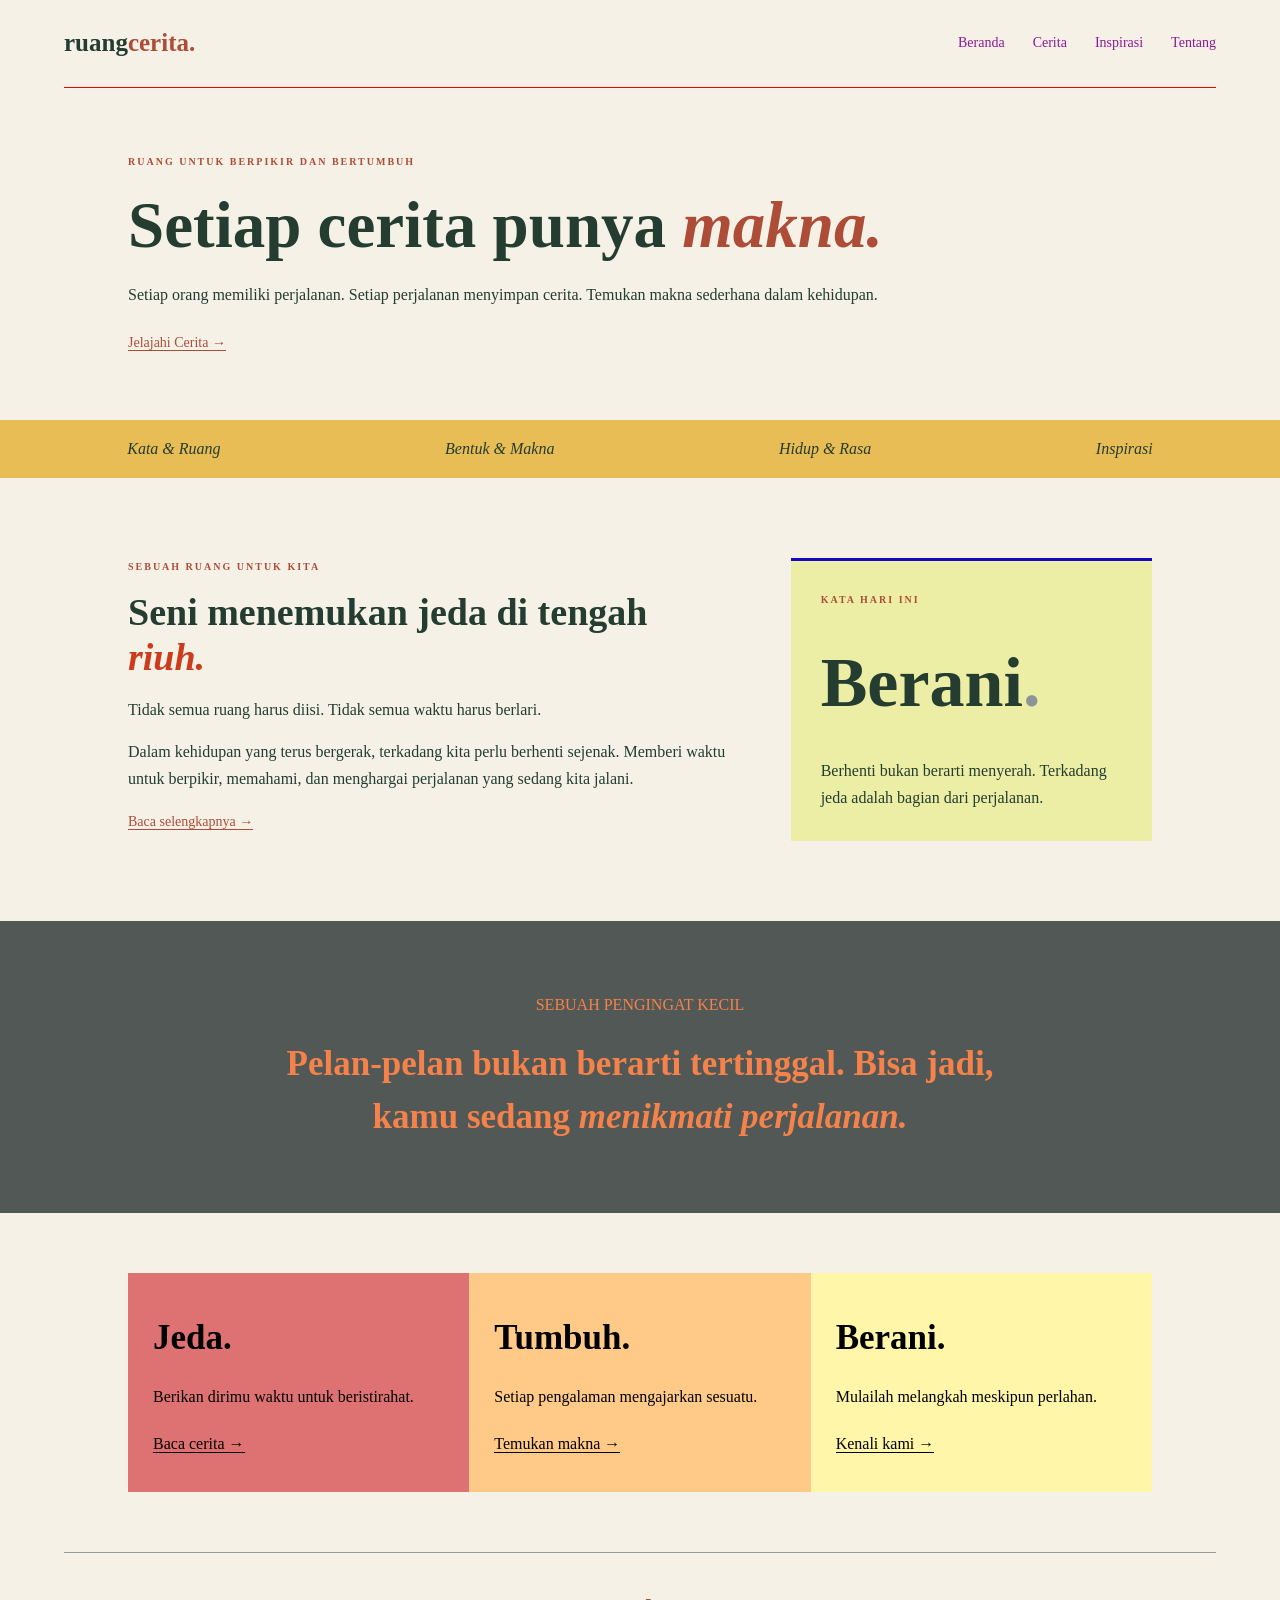
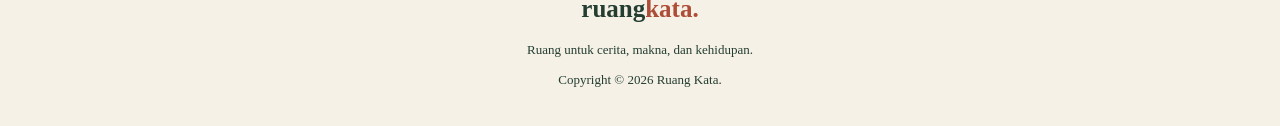
<file: index.html>
<!DOCTYPE html>
<html lang="id">
<head>
    <meta charset="UTF-8">
    <meta name="viewport" content="width=device-width, initial-scale=1.0">
    <title>Beranda - Ruang Cerita</title>
    <link rel="stylesheet" href="style.css">
</head>
<body>
        
<header class="header">
    <h2>ruang<span>cerita.</span></h2>

    <nav>
        <a href="index.html">Beranda</a>
        <a href="cerita.html">Cerita</a>
        <a href="inspirasi.html">Inspirasi</a>
        <a href="tentang.html">Tentang</a>
    </nav>
</header>

<main>

<section class="hero">
    <div class="hero-text">
        <p class="label">RUANG UNTUK BERPIKIR DAN BERTUMBUH</p>

        <h1>Setiap cerita punya <em>makna.</em></h1>

        <p>
            Setiap orang memiliki perjalanan.
            Setiap perjalanan menyimpan cerita.
            Temukan makna sederhana dalam kehidupan.
        </p>

        <a href="cerita.html" class="link">Jelajahi Cerita →</a>
    </div>
    </div>
</section>

<section class="category">
    <span>Kata & Ruang</span>
    <span>Bentuk & Makna</span>
    <span>Hidup & Rasa</span>
    <span>Inspirasi</span>
</section>

<section class="content">
    <div class="article">
        <p class="label">SEBUAH RUANG UNTUK KITA</p>

        <h2>Seni menemukan jeda di tengah <em>riuh.</em></h2>

        <p>
            Tidak semua ruang harus diisi.
            Tidak semua waktu harus berlari.
        </p>

        <p>
            Dalam kehidupan yang terus bergerak,
            terkadang kita perlu berhenti sejenak.
            Memberi waktu untuk berpikir, memahami,
            dan menghargai perjalanan yang sedang kita jalani.
        </p>

        <a href="cerita.html" class="link">Baca selengkapnya →</a>
    </div>

    <div class="side-card">
        <p class="label" >KATA HARI INI</p>
        <h2>Berani<span>.</span></h2>
        <p>
            Berhenti bukan berarti menyerah.
            Terkadang jeda adalah bagian dari perjalanan.
        </p>
    </div>
</section>

<section class="quote">
    <p>SEBUAH PENGINGAT KECIL</p>
    <h2>
        Pelan-pelan bukan berarti tertinggal.
        Bisa jadi, kamu sedang
        <em>menikmati perjalanan.</em>
    </h2>
</section>

<section class="cards">
    <div class="card yellow">
        <h2>Jeda.</h2>
        <p>Berikan dirimu waktu untuk beristirahat.</p>
        <a href="cerita.html">Baca cerita →</a>
    </div>

    <div class="card red">
        <h2>Tumbuh.</h2>
        <p>Setiap pengalaman mengajarkan sesuatu.</p>
        <a href="inspirasi.html">Temukan makna →</a>
    </div>

    <div class="card green">
        <h2>Berani.</h2>
        <p>Mulailah melangkah meskipun perlahan.</p>
        <a href="tentang.html">Kenali kami →</a>
    </div>
</section>

</main>

<footer>
    <h2>ruang<span>kata.</span></h2>
    <p>Ruang untuk cerita, makna, dan kehidupan.</p>
    <p>Copyright &copy; 2026 Ruang Kata.</p>
</footer>

</body>
</html>
</file>
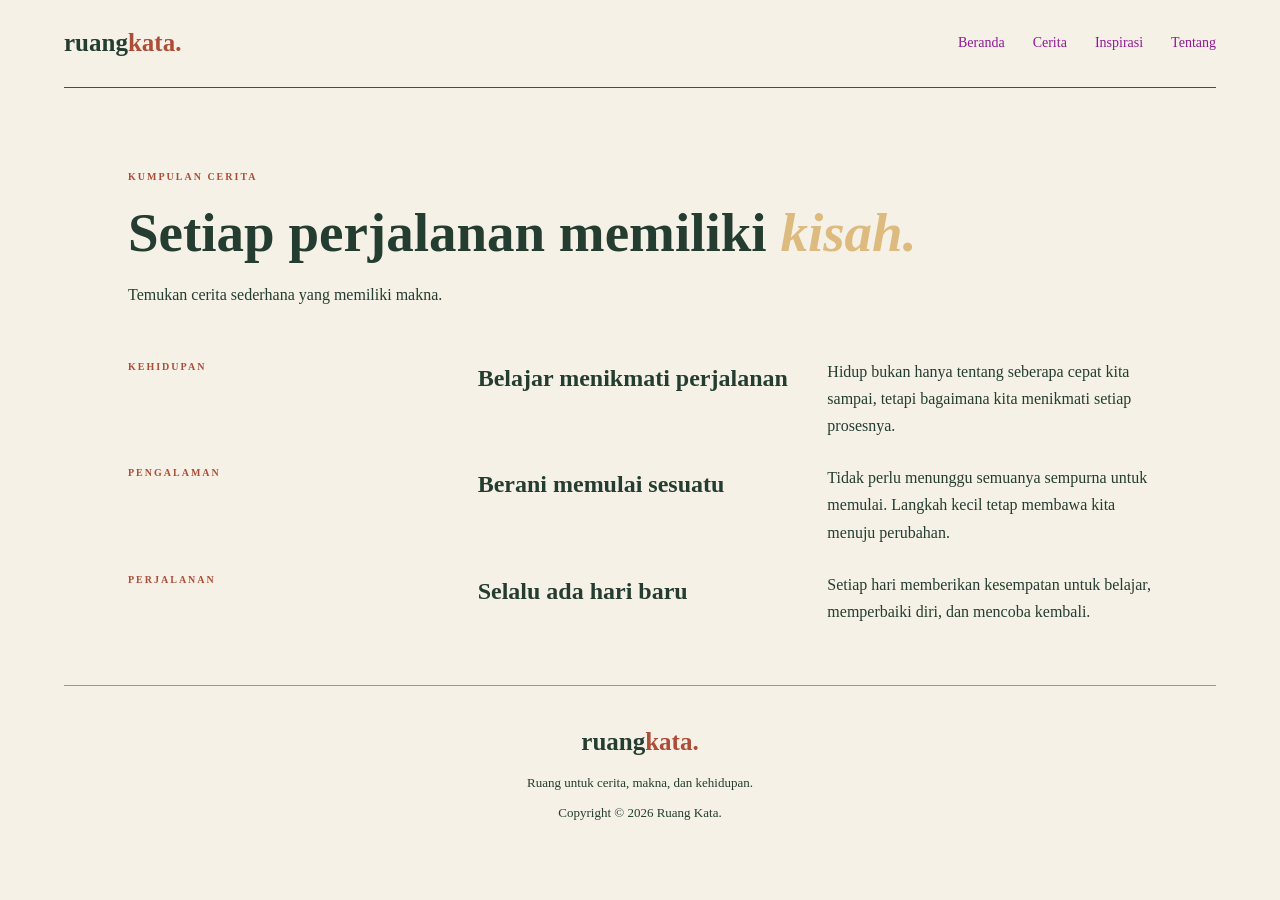
<file: cerita.html>
<!DOCTYPE html>
<html lang="id">
<head>
    <meta charset="UTF-8">
    <meta name="viewport" content="width=device-width, initial-scale=1.0">
    <title>Cerita - Ruang Kata</title>
    <link rel="stylesheet" href="style.css">
</head>
<body>

<header class="header">
    <h2>ruang<span>kata.</span></h2>

    <nav>
        <a href="index.html">Beranda</a>
        <a href="cerita.html">Cerita</a>
        <a href="inspirasi.html">Inspirasi</a>
        <a href="tentang.html">Tentang</a>
    </nav>
</header>

<main>

<section class="page-title">
    <p class="label">KUMPULAN CERITA</p>
    <h1>Setiap perjalanan memiliki <em>kisah.</em></h1>
    <p>Temukan cerita sederhana yang memiliki makna.</p>
</section>

<section class="story-section">
        <p class="label">KEHIDUPAN</p>
        <h2>Belajar menikmati perjalanan</h2>
        <p>
            Hidup bukan hanya tentang seberapa cepat
            kita sampai, tetapi bagaimana kita
            menikmati setiap prosesnya.
        </p>
        <p class="label">PENGALAMAN</p>
        <h2>Berani memulai sesuatu</h2>
        <p>
            Tidak perlu menunggu semuanya sempurna
            untuk memulai. Langkah kecil tetap
            membawa kita menuju perubahan.
        </p>
        <p class="label">PERJALANAN</p>
        <h2>Selalu ada hari baru</h2>
        <p>
            Setiap hari memberikan kesempatan
            untuk belajar, memperbaiki diri,
            dan mencoba kembali.
        </p>
</section>

</main>

<footer>
    <h2>ruang<span>kata.</span></h2>
    <p>Ruang untuk cerita, makna, dan kehidupan.</p>
    <p>Copyright &copy; 2026 Ruang Kata.</p>
</footer>

</body>
</html>
</file>
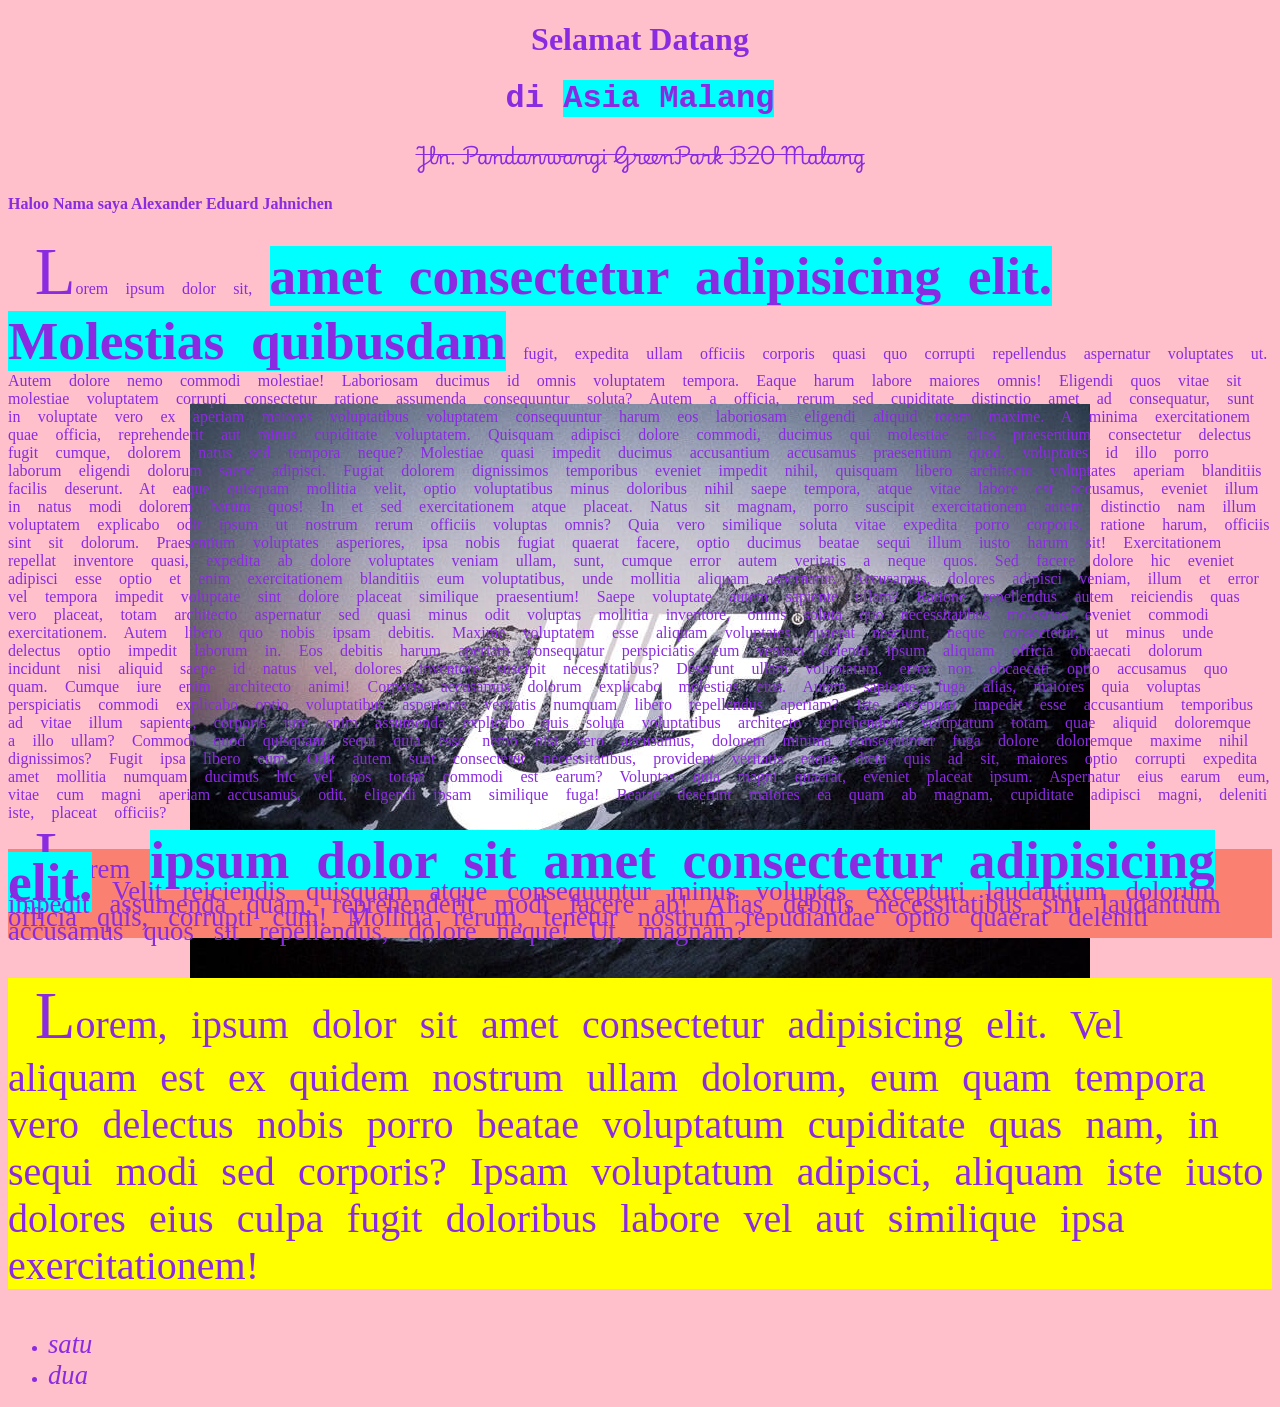
<file: css1.html>
<!DOCTYPE html>
<html lang="en">
<head>
    <meta charset="UTF-8">
    <meta name="viewport" content="width=device-width, initial-scale=1.0">
    <title>Document</title>
    <link rel="stylesheet" href="css1.css">
    <link rel="preconnect" href="https://fonts.googleapis.com">
    <link rel="preconnect" href="https://fonts.gstatic.com" crossorigin>
    <link href="https://fonts.googleapis.com/css2?family=Playwrite+IT+Trad:wght@100..400&display=swap" rel="stylesheet">
</head>
<style>
    /* css internal */
    h1,h2,h3 {font-family: 'courier new'; text-align: center;}
       * { color:blueviolet;}
       #satu { background-color: salmon; font-size: 20pt; line-height: 10pt;}
       .dua { background-color: yellow; font-size: 30pt;}
       .tiga { font-family: arial;}
       #empat {font-family: arial;}
       h1 b {background-color: aqua;}
       p b {background-color: aqua; font-size: 40pt}
       ul li i {font-size: 20pt;}
       p:hover {background-color: burlywood;}
       p::first-letter {font-family: monotype corsiva;
            font-size: 50pt;}
       p { text-indent: 20pt; text-decoration: capitalize; 
         /* letter-spacing: 10pt; */
        word-spacing: 10pt; }

        .asia {
        font-family: "Playwrite IT Trad", cursive;
        font-optical-sizing: auto;
        font-weight: bold;
        font-style: normal;
        text-decoration: line-through;
        } 
        body {
            /*background-image: url(images/);
            background-repeat: no repeat;
            background-position: center; */
            background:pink url(images/logo\ nike.jpg) center no-repeat;
            background-position: fixed;
        }
</style>
<body>
    <!-- css inline -->
    <h1 style="font-family: arial black;">Selamat Datang</h1>
    <h1>di <b>Asia Malang</b></h1>
    <h3 class="asia">Jln. Pandanwangi GreenPark B20 Malang</h3>
    <h4>Haloo Nama saya Alexander Eduard Jahnichen</h4>
    <p>Lorem ipsum dolor sit, <b>amet consectetur adipisicing elit. Molestias quibusdam</b> fugit, expedita ullam officiis corporis quasi quo corrupti repellendus aspernatur voluptates ut. Autem dolore nemo commodi molestiae! Laboriosam ducimus id omnis voluptatem tempora. Eaque harum labore maiores omnis! Eligendi quos vitae sit molestiae voluptatem corrupti consectetur ratione assumenda consequuntur soluta? Autem a officia, rerum sed cupiditate distinctio amet ad consequatur, sunt in voluptate vero ex aperiam maiores voluptatibus voluptatem consequuntur harum eos laboriosam eligendi aliquid totam maxime. A minima exercitationem quae officia, reprehenderit aut minus cupiditate voluptatem. Quisquam adipisci dolore commodi, ducimus qui molestiae alias praesentium consectetur delectus fugit cumque, dolorem natus sed tempora neque? Molestiae quasi impedit ducimus accusantium accusamus praesentium quod, voluptates id illo porro laborum eligendi dolorum saepe adipisci. Fugiat dolorem dignissimos temporibus eveniet impedit nihil, quisquam libero architecto voluptates aperiam blanditiis facilis deserunt. At eaque quisquam mollitia velit, optio voluptatibus minus doloribus nihil saepe tempora, atque vitae labore est accusamus, eveniet illum in natus modi dolorem harum quos! In et sed exercitationem atque placeat. Natus sit magnam, porro suscipit exercitationem autem distinctio nam illum voluptatem explicabo odit ipsum ut nostrum rerum officiis voluptas omnis? Quia vero similique soluta vitae expedita porro corporis, ratione harum, officiis sint sit dolorum. Praesentium voluptates asperiores, ipsa nobis fugiat quaerat facere, optio ducimus beatae sequi illum iusto harum sit! Exercitationem repellat inventore quasi, expedita ab dolore voluptates veniam ullam, sunt, cumque error autem veritatis a neque quos. Sed facere dolore hic eveniet adipisci esse optio et enim exercitationem blanditiis eum voluptatibus, unde mollitia aliquam aspernatur. Accusamus, dolores adipisci veniam, illum et error vel tempora impedit voluptate sint dolore placeat similique praesentium! Saepe voluptate autem sapiente ullam? Ratione repellendus autem reiciendis quas vero placeat, totam architecto aspernatur sed quasi minus odit voluptas mollitia inventore, omnis soluta quo necessitatibus molestias eveniet commodi exercitationem. Autem libero quo nobis ipsam debitis. Maxime voluptatem esse aliquam voluptates quaerat nesciunt, neque consectetur, ut minus unde delectus optio impedit laborum in. Eos debitis harum aperiam consequatur perspiciatis eum veniam deleniti ipsum aliquam officia obcaecati dolorum incidunt nisi aliquid saepe id natus vel, dolores inventore suscipit necessitatibus? Deserunt ullam voluptatum, error non obcaecati optio accusamus quo quam. Cumque iure enim architecto animi! Corporis accusamus dolorum explicabo molestias eius. Autem sapiente, fuga alias, maiores quia voluptas perspiciatis commodi explicabo optio voluptatibus asperiores veritatis numquam libero repellendus aperiam? Iste excepturi impedit esse accusantium temporibus ad vitae illum sapiente, corporis iure enim assumenda explicabo quis soluta voluptatibus architecto reprehenderit voluptatum totam quae aliquid doloremque a illo ullam? Commodi quod quisquam sequi quia esse nemo nisi vero accusamus, dolorem minima consequuntur fuga dolore doloremque maxime nihil dignissimos? Fugit ipsa libero eum. Odit autem sunt consectetur necessitatibus, provident veritatis eaque dicta quis ad sit, maiores optio corrupti expedita amet mollitia numquam ducimus hic vel eos totam commodi est earum? Voluptas quia magni quaerat, eveniet placeat ipsum. Aspernatur eius earum eum, vitae cum magni aperiam accusamus, odit, eligendi ipsam similique fuga! Beatae deserunt maiores ea quam ab magnam, cupiditate adipisci magni, deleniti iste, placeat officiis?</p>
    <p id="satu">Lorem <b>ipsum dolor sit amet consectetur adipisicing elit.</b> Velit reiciendis quisquam atque consequuntur minus voluptas excepturi laudantium dolorum impedit assumenda quam, reprehenderit modi facere ab! Alias debitis necessitatibus sint laudantium officia quis, corrupti cum! Mollitia rerum, tenetur nostrum repudiandae optio quaerat deleniti accusamus quos sit repellendus, dolore neque! Ut, magnam?</p>
    <p class="dua">Lorem, ipsum dolor sit amet consectetur adipisicing elit. Vel aliquam est ex quidem nostrum ullam dolorum, eum quam tempora vero delectus nobis porro beatae voluptatum cupiditate quas nam, in sequi modi sed corporis? Ipsam voluptatum adipisci, aliquam iste iusto dolores eius culpa fugit doloribus labore vel aut similique ipsa exercitationem!</p>
    <ul>
        <li><i>satu</i></li>
        <li><i>dua</i></li>
    </ul>
</body>
</html>
</file>
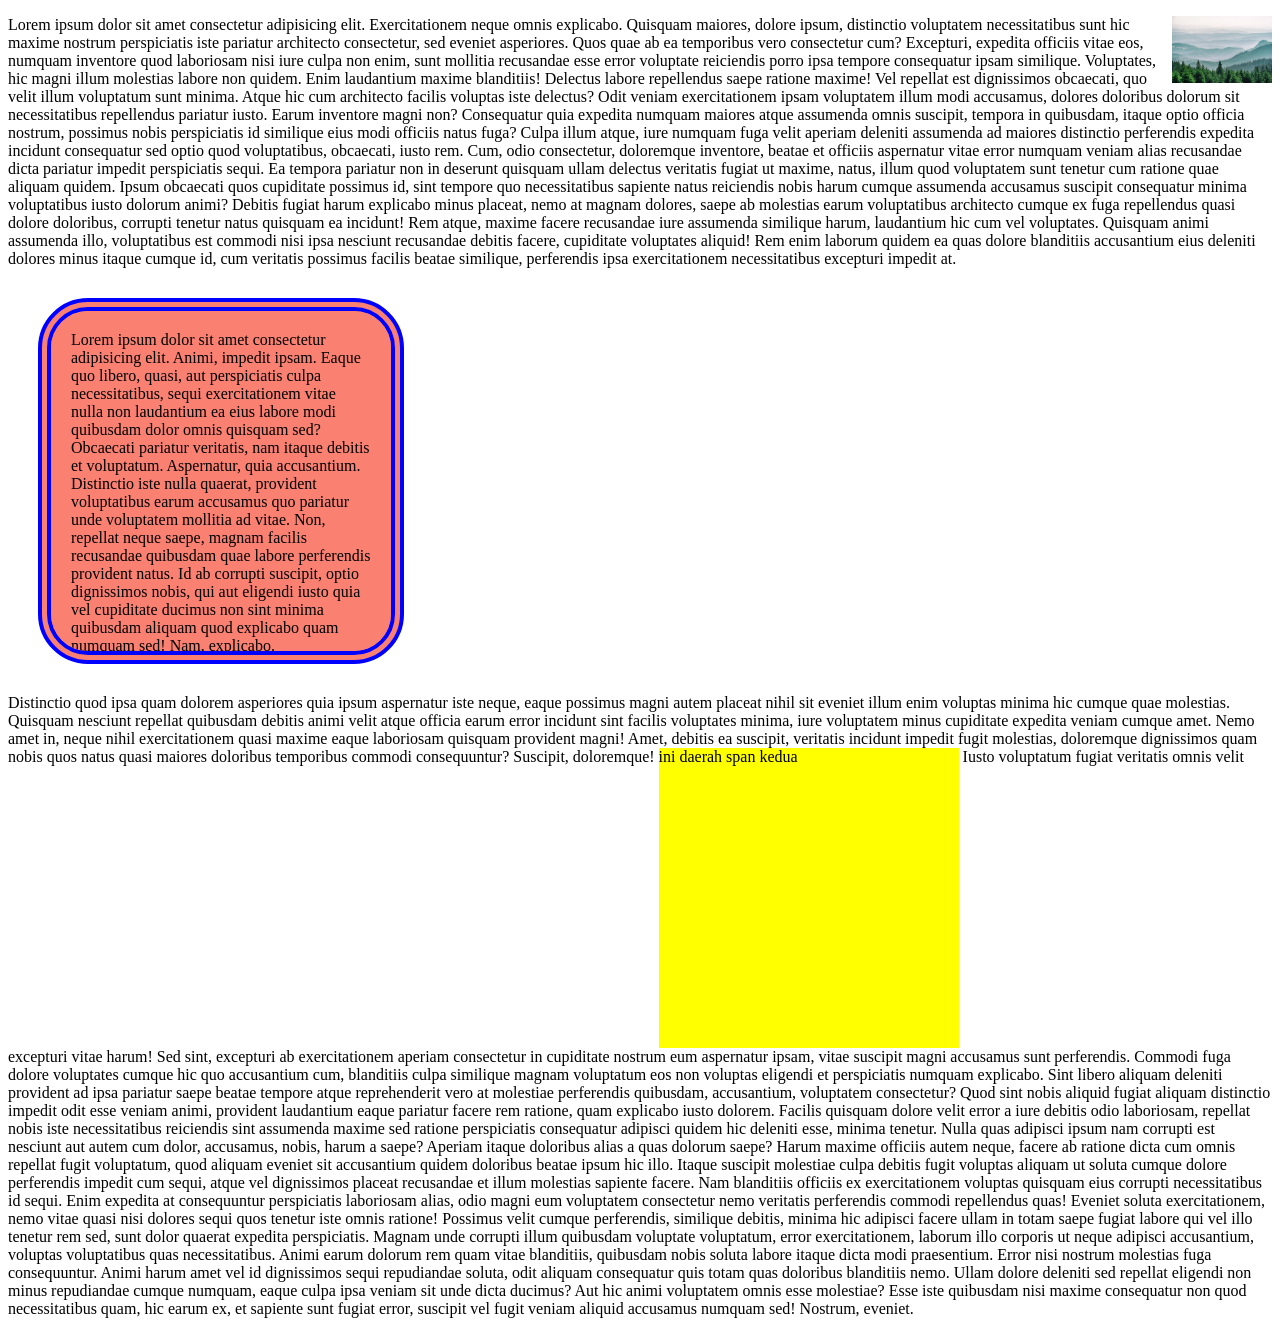
<file: css2.html>
<!DOCTYPE html>
<html lang="en">
<head>
    <meta charset="UTF-8">
    <meta name="viewport" content="width=device-width, initial-scale=1.0">
    <title>Document</title>
    <link rel="stylesheet" href="styleku.css">
</head>
<body>
    <img src="images/istockphoto-2153573059-612x612.jpg" alt="" width="100">
    <p>Lorem ipsum dolor sit amet consectetur adipisicing elit. Exercitationem neque omnis explicabo. Quisquam maiores, dolore ipsum, distinctio voluptatem necessitatibus sunt hic maxime nostrum perspiciatis iste pariatur architecto consectetur, sed eveniet asperiores. Quos quae ab ea temporibus vero consectetur cum? Excepturi, expedita officiis vitae eos, numquam inventore quod laboriosam nisi iure culpa non enim, sunt mollitia recusandae esse error voluptate reiciendis porro ipsa tempore consequatur ipsam similique. Voluptates, hic magni illum molestias labore non quidem. Enim laudantium maxime blanditiis! Delectus labore repellendus saepe ratione maxime! Vel repellat est dignissimos obcaecati, quo velit illum voluptatum sunt minima. Atque hic cum architecto facilis voluptas iste delectus? Odit veniam exercitationem ipsam voluptatem illum modi accusamus, dolores doloribus dolorum sit necessitatibus repellendus pariatur iusto. Earum inventore magni non? Consequatur quia expedita numquam maiores atque assumenda omnis suscipit, tempora in quibusdam, itaque optio officia nostrum, possimus nobis perspiciatis id similique eius modi officiis natus fuga? Culpa illum atque, iure numquam fuga velit aperiam deleniti assumenda ad maiores distinctio perferendis expedita incidunt consequatur sed optio quod voluptatibus, obcaecati, iusto rem. Cum, odio consectetur, doloremque inventore, beatae et officiis aspernatur vitae error numquam veniam alias recusandae dicta pariatur impedit perspiciatis sequi. Ea tempora pariatur non in deserunt quisquam ullam delectus veritatis fugiat ut maxime, natus, illum quod voluptatem sunt tenetur cum ratione quae aliquam quidem. Ipsum obcaecati quos cupiditate possimus id, sint tempore quo necessitatibus sapiente natus reiciendis nobis harum cumque assumenda accusamus suscipit consequatur minima voluptatibus iusto dolorum animi? Debitis fugiat harum explicabo minus placeat, nemo at magnam dolores, saepe ab molestias earum voluptatibus architecto cumque ex fuga repellendus quasi dolore doloribus, corrupti tenetur natus quisquam ea incidunt! Rem atque, maxime facere recusandae iure assumenda similique harum, laudantium hic cum vel voluptates. Quisquam animi assumenda illo, voluptatibus est commodi nisi ipsa nesciunt recusandae debitis facere, cupiditate voluptates aliquid! Rem enim laborum quidem ea quas dolore blanditiis accusantium eius deleniti dolores minus itaque cumque id, cum veritatis possimus facilis beatae similique, perferendis ipsa exercitationem necessitatibus excepturi impedit at. 
       <div class="satu">Lorem ipsum dolor sit amet consectetur adipisicing elit. Animi, impedit ipsam. Eaque quo libero, quasi, aut perspiciatis culpa necessitatibus, sequi exercitationem vitae nulla non laudantium ea eius labore modi quibusdam dolor omnis quisquam sed? Obcaecati pariatur veritatis, nam itaque debitis et voluptatum. Aspernatur, quia accusantium. Distinctio iste nulla quaerat, provident voluptatibus earum accusamus quo pariatur unde voluptatem mollitia ad vitae. Non, repellat neque saepe, magnam facilis recusandae quibusdam quae labore perferendis provident natus. Id ab corrupti suscipit, optio dignissimos nobis, qui aut eligendi iusto quia vel cupiditate ducimus non sint minima quibusdam aliquam quod explicabo quam numquam sed! Nam, explicabo.</div> 
       Distinctio quod ipsa quam dolorem asperiores quia ipsum aspernatur iste neque, eaque possimus magni autem placeat nihil sit eveniet illum enim voluptas minima hic cumque quae molestias. Quisquam nesciunt repellat quibusdam debitis animi velit atque officia earum error incidunt sint facilis voluptates minima, iure voluptatem minus cupiditate expedita veniam cumque amet. Nemo amet in, neque nihil exercitationem quasi maxime eaque laboriosam quisquam provident magni! Amet, debitis ea suscipit, veritatis incidunt impedit fugit molestias, doloremque dignissimos quam nobis quos natus quasi maiores doloribus temporibus commodi consequuntur? Suscipit, doloremque!
       <span class="dua">ini daerah span kedua</span> Iusto voluptatum fugiat veritatis omnis velit excepturi vitae harum! Sed sint, excepturi ab exercitationem aperiam consectetur in cupiditate nostrum eum aspernatur ipsam, vitae suscipit magni accusamus sunt perferendis. Commodi fuga dolore voluptates cumque hic quo accusantium cum, blanditiis culpa similique magnam voluptatum eos non voluptas eligendi et perspiciatis numquam explicabo. Sint libero aliquam deleniti provident ad ipsa pariatur saepe beatae tempore atque reprehenderit vero at molestiae perferendis quibusdam, accusantium, voluptatem consectetur? Quod sint nobis aliquid fugiat aliquam distinctio impedit odit esse veniam animi, provident laudantium eaque pariatur facere rem ratione, quam explicabo iusto dolorem. Facilis quisquam dolore velit error a iure debitis odio laboriosam, repellat nobis iste necessitatibus reiciendis sint assumenda maxime sed ratione perspiciatis consequatur adipisci quidem hic deleniti esse, minima tenetur. Nulla quas adipisci ipsum nam corrupti est nesciunt aut autem cum dolor, accusamus, nobis, harum a saepe? Aperiam itaque doloribus alias a quas dolorum saepe? Harum maxime officiis autem neque, facere ab ratione dicta cum omnis repellat fugit voluptatum, quod aliquam eveniet sit accusantium quidem doloribus beatae ipsum hic illo. Itaque suscipit molestiae culpa debitis fugit voluptas aliquam ut soluta cumque dolore perferendis impedit cum sequi, atque vel dignissimos placeat recusandae et illum molestias sapiente facere. Nam blanditiis officiis ex exercitationem voluptas quisquam eius corrupti necessitatibus id sequi. Enim expedita at consequuntur perspiciatis laboriosam alias, odio magni eum voluptatem consectetur nemo veritatis perferendis commodi repellendus quas! Eveniet soluta exercitationem, nemo vitae quasi nisi dolores sequi quos tenetur iste omnis ratione! Possimus velit cumque perferendis, similique debitis, minima hic adipisci facere ullam in totam saepe fugiat labore qui vel illo tenetur rem sed, sunt dolor quaerat expedita perspiciatis. Magnam unde corrupti illum quibusdam voluptate voluptatum, error exercitationem, laborum illo corporis ut neque adipisci accusantium, voluptas voluptatibus quas necessitatibus. Animi earum dolorum rem quam vitae blanditiis, quibusdam nobis soluta labore itaque dicta modi praesentium. Error nisi nostrum molestias fuga consequuntur. Animi harum amet vel id dignissimos sequi repudiandae soluta, odit aliquam consequatur quis totam quas doloribus blanditiis nemo. Ullam dolore deleniti sed repellat eligendi non minus repudiandae cumque numquam, eaque culpa ipsa veniam sit unde dicta ducimus? Aut hic animi voluptatem omnis esse molestiae? Esse iste quibusdam nisi maxime consequatur non quod necessitatibus quam, hic earum ex, et sapiente sunt fugiat error, suscipit vel fugit veniam aliquid accusamus numquam sed! Nostrum, eveniet.</p>
</body>
</html>
</file>
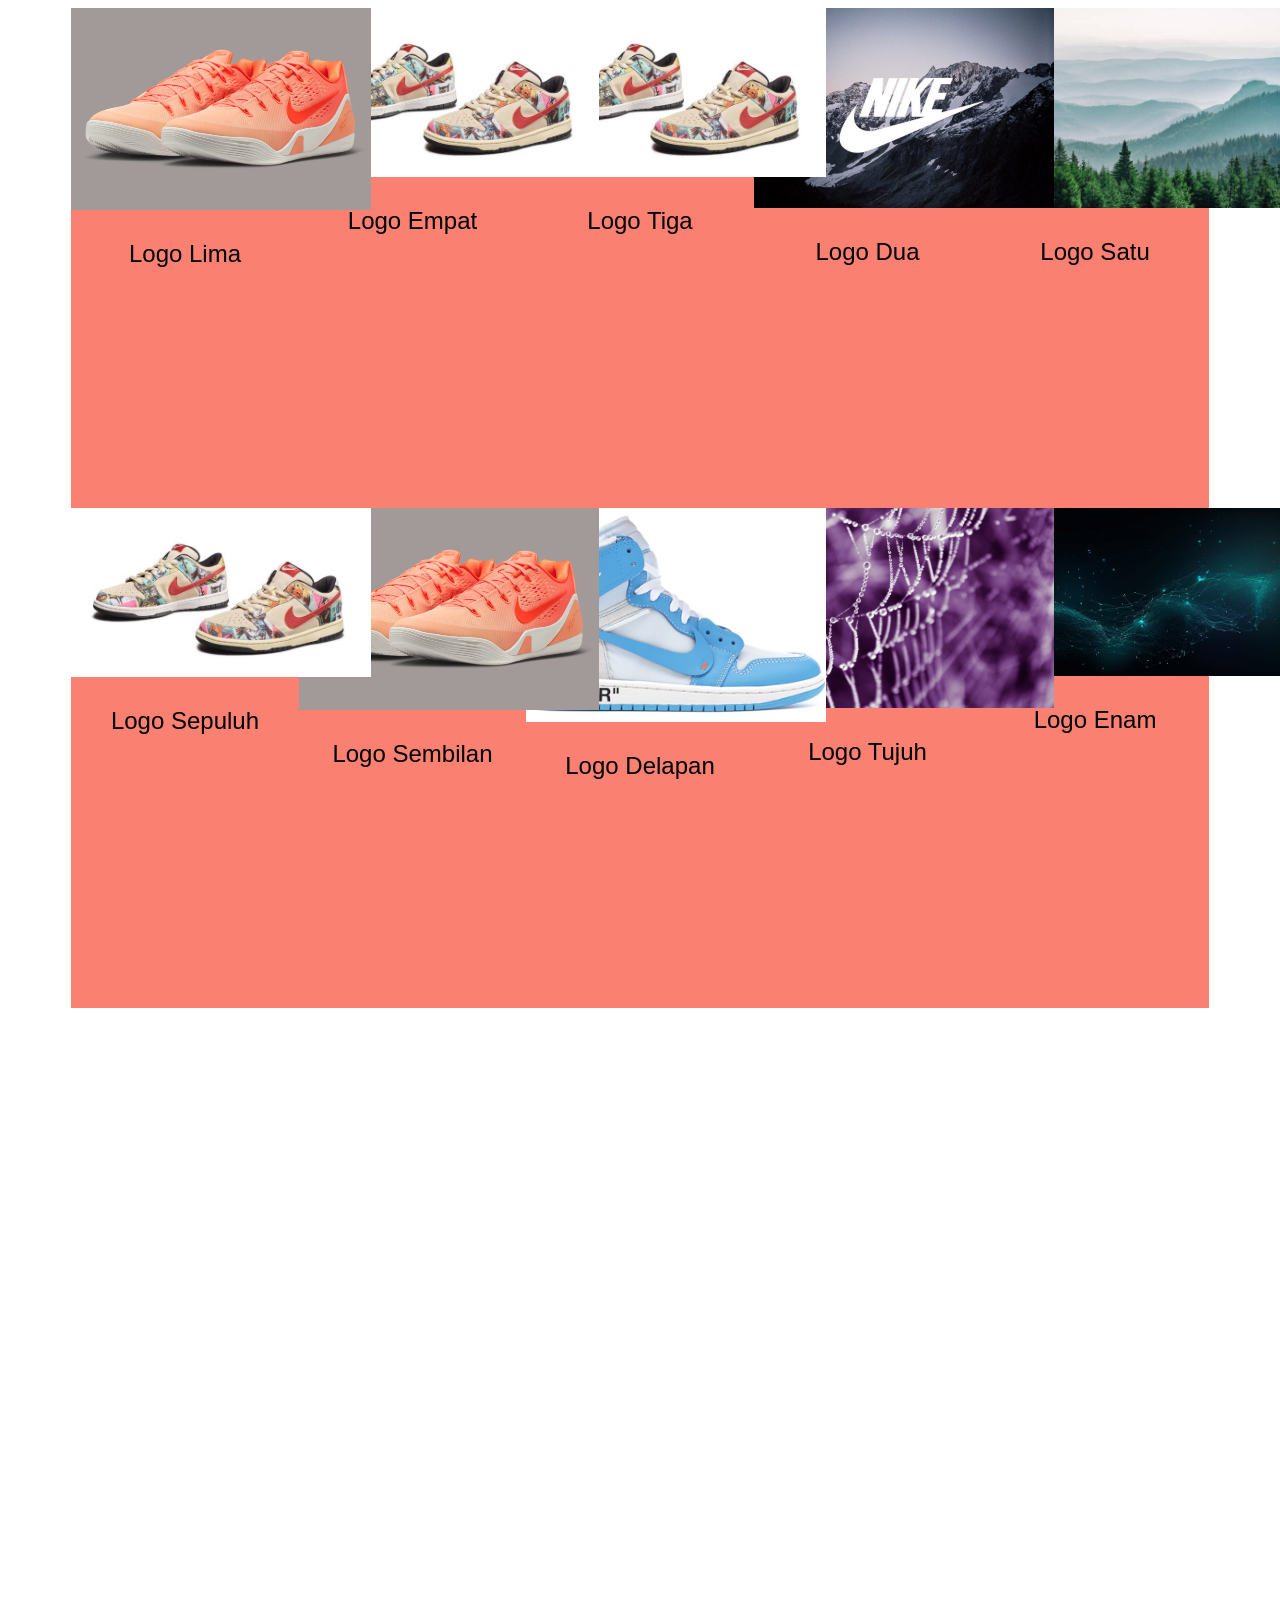
<file: css3.html>
<!DOCTYPE html>
<html lang="en">
<head>
    <meta charset="UTF-8">
    <meta name="viewport" content="width=device-width, initial-scale=1.0">
    <title>Document</title>
</head>
<style>
    .kotak {width :20%; height:500px; background-color: salmon; font:18pt arial; 
    text-align:center; float:right;}
    .container {width:90%; height:1800px; margin:0 auto;}
</style>
<body>
    <div class="container">
        <div class="kotak"><img src="images/istockphoto-2153573059-612x612.jpg" alt="ini logo satu" width="300"><p>Logo Satu</p></div>
        <div class="kotak"><img src="images/logo nike.jpg" alt="ini logo dua" width="300"><p>Logo Dua</p></div>
        <div class="kotak"><img src="images/nike-dunk-sb-low-paris_169.jpeg" alt="ini logo tiga" width="300"><p>Logo Tiga</p></div>
        <div class="kotak"><img src="images/nike-dunk-sb-low-paris_169.jpeg" alt="ini logo empat" width="300"><p>Logo Empat</p></div>
        <div class="kotak"><img src="images/nike-kobe-9-elite-em-protro-wnba-im6119-800-4.webp" alt="ini logo lima" width="300"><p>Logo Lima</p></div>
        <div class="kotak"><img src="images/pngtree-website-technology-line-dark-background-image_2344719.jpg" alt="ini logo enam" width="300"><p>Logo Enam</p></div>
        <div class="kotak"><img src="images/web-3876081_1280.jpg" alt="ini logo tujuh" width="300"><p>Logo Tujuh</p></div>
        <div class="kotak"><img src="images/Air-Jordan-1-Retro-High-Off-White-University-Blue-Product.avif" alt="ini logo delapan" width="300"><p>Logo Delapan</p></div>
        <div class="kotak"><img src="images/nike-kobe-9-elite-em-protro-wnba-im6119-800-4.webp" alt="ini logo sembilan" width="300"><p>Logo Sembilan</p></div>
        <div class="kotak"><img src="images/nike-dunk-sb-low-paris_169.jpeg" alt="ini logo sepuluh" width="300"><p>Logo Sepuluh</p></div>
    </div>
</body>
</html>
</file>
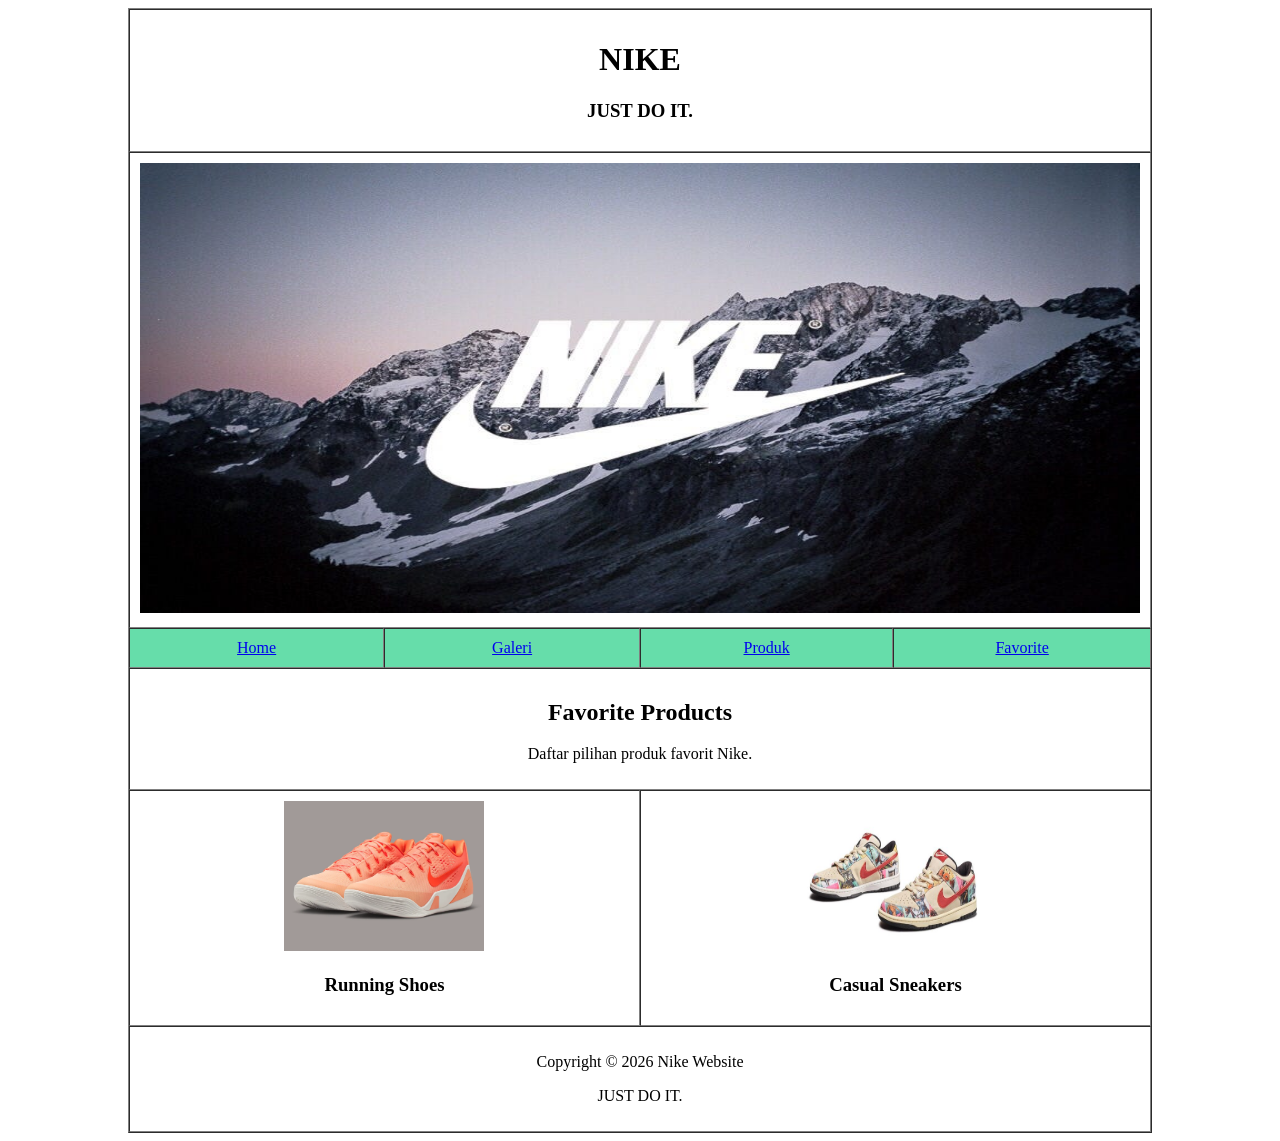
<file: favorite.html>
<!DOCTYPE html>
<html lang="id">
<head>
    <meta charset="UTF-8">
    <title>Nike - Favorite</title>
</head>
<body>

<table border="1" width="900" align="center"
       cellpadding="10" cellspacing="0">

    <tr>
        <td colspan="4" align="center">
            <h1>NIKE</h1>
            <h3>JUST DO IT.</h3>
        </td>
    </tr>

    <tr>
        <td colspan="4" align="center">
            <img src="images/logo nike.jpg"
                 alt="Banner Nike"
                 width="1000" height="450">
        </td>
    </tr>

    <tr align="center">
        <td width="100%"bgcolor="#66DDAA"><a href="utama.html">Home</a></td>
        <td width="100%"bgcolor="#66DDAA"><a href="galeri.html">Galeri</a></td>
        <td width="100%"bgcolor="#66DDAA"><a href="produk.html">Produk</a></td>
        <td width="100%"bgcolor="#66DDAA"><a href="favorite.html">Favorite</a></td>
    </tr>

    <tr>
        <td colspan="4" align="center">
            <h2>Favorite Products</h2>
            <p>Daftar pilihan produk favorit Nike.</p>
        </td>
    </tr>

    <tr align="center">
        <td colspan="2">
            <img src="images/nike-kobe-9-elite-em-protro-wnba-im6119-800-4.webp"
                 alt="Running shoes"
                 width="200" height="150">
            <h3>Running Shoes</h3>
        </td>

        <td colspan="2">
            <img src="images/nike-dunk-sb-low-paris_169.jpeg"
                 alt="Casual sneakers"
                 width="200" height="150">
            <h3>Casual Sneakers</h3>
        </td>
    </tr>

    <tr>
        <td colspan="4" align="center">
            <p>Copyright &copy; 2026 Nike Website</p>
            <p>JUST DO IT.</p>
        </td>
    </tr>

</table>

</body>
</html>
</file>
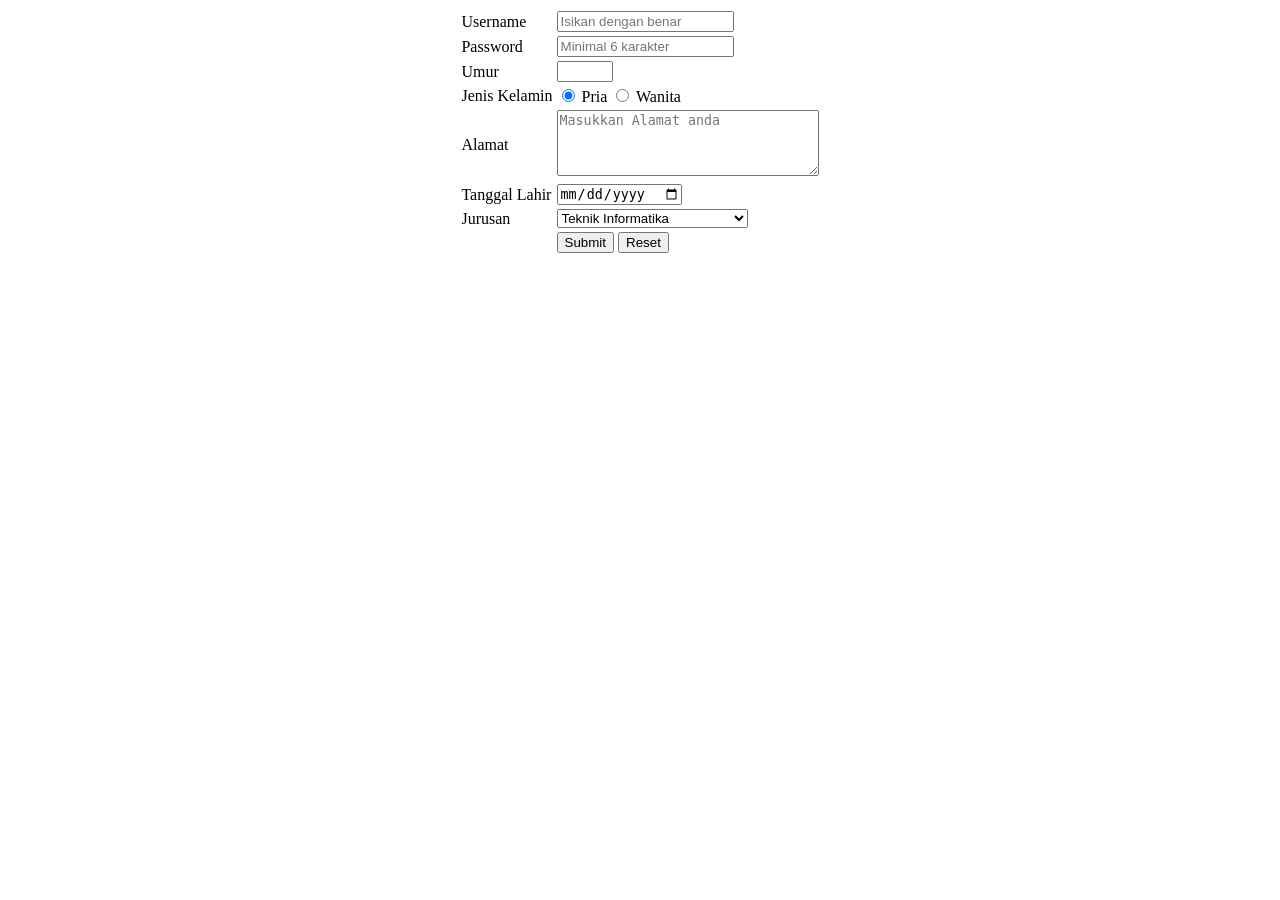
<file: form.html>
<!DOCTYPE html>
<html lang="en">
<head>
    <meta charset="UTF-8">
    <meta name="viewport" content="width=device-width, initial-scale=1.0">
    <title>Form</title>
</head>
<body>
    <form action="" method="post">
        <table align="center">
            <tr>
                <td>Username</td>
                <td><input type="text" name="txtuser" id="" placeholder="Isikan dengan benar"
                    pattern="[A-Za-z]+"></td>
            </tr>
            <tr>
                <td>Password</td>
                <td><input type="password" name="txtpass" id="" placeholder="Minimal 6 karakter"
                    pattern="[A-Za-z0-9]+[6,15]"></td>
            </tr>
            <tr>
                <td>Umur</td>
                <td><input type="number" name="txtumur" id="" min="18" max="100"></td>
            </tr>
            <tr>
                <td>Jenis Kelamin</td>
                <td><input type="radio" name="jkel" id="" checked value="P"> Pria 
                    <input type="radio" name="jkel" id="" value="W"> Wanita</td>
            </tr>
            <tr>
                <td>Alamat</td>
                <td><textarea name="txtalm" id="" rows="4" cols="30" placeholder="Masukkan Alamat anda"></textarea></td>
            </tr>
            <tr>
                <td>Tanggal Lahir</td>
                <td><input type="date" name="" id=""></td>
            </tr>
            <tr>
                <td>Jurusan</td>
                <td><select name="txtjur" id="" placeholder="Pilih Jurusan">
                    <optgroup label="FTD">
                        <option value="TI">Teknik Informatika</option>
                        <option value="SK">Sistem Komputer</option>
                        <option value="DKV">Desain Komunikasi Visual</option>
                    </optgroup>
                    <optgroup label="FEB">
                        <option value="Ak">Akuntansi</option>
                        <option value="MAN">Manajemen</option>
                    </optgroup>
                </select></td>
            </tr>
            <tr>
                <td></td>
                <td><input type="submit" value="Submit" name="cmdkirim">
                    <input type="reset" value="Reset" name="cmdbatal"></td>
            </tr>
        </table>
    </form>
</body>
</html>
</file>
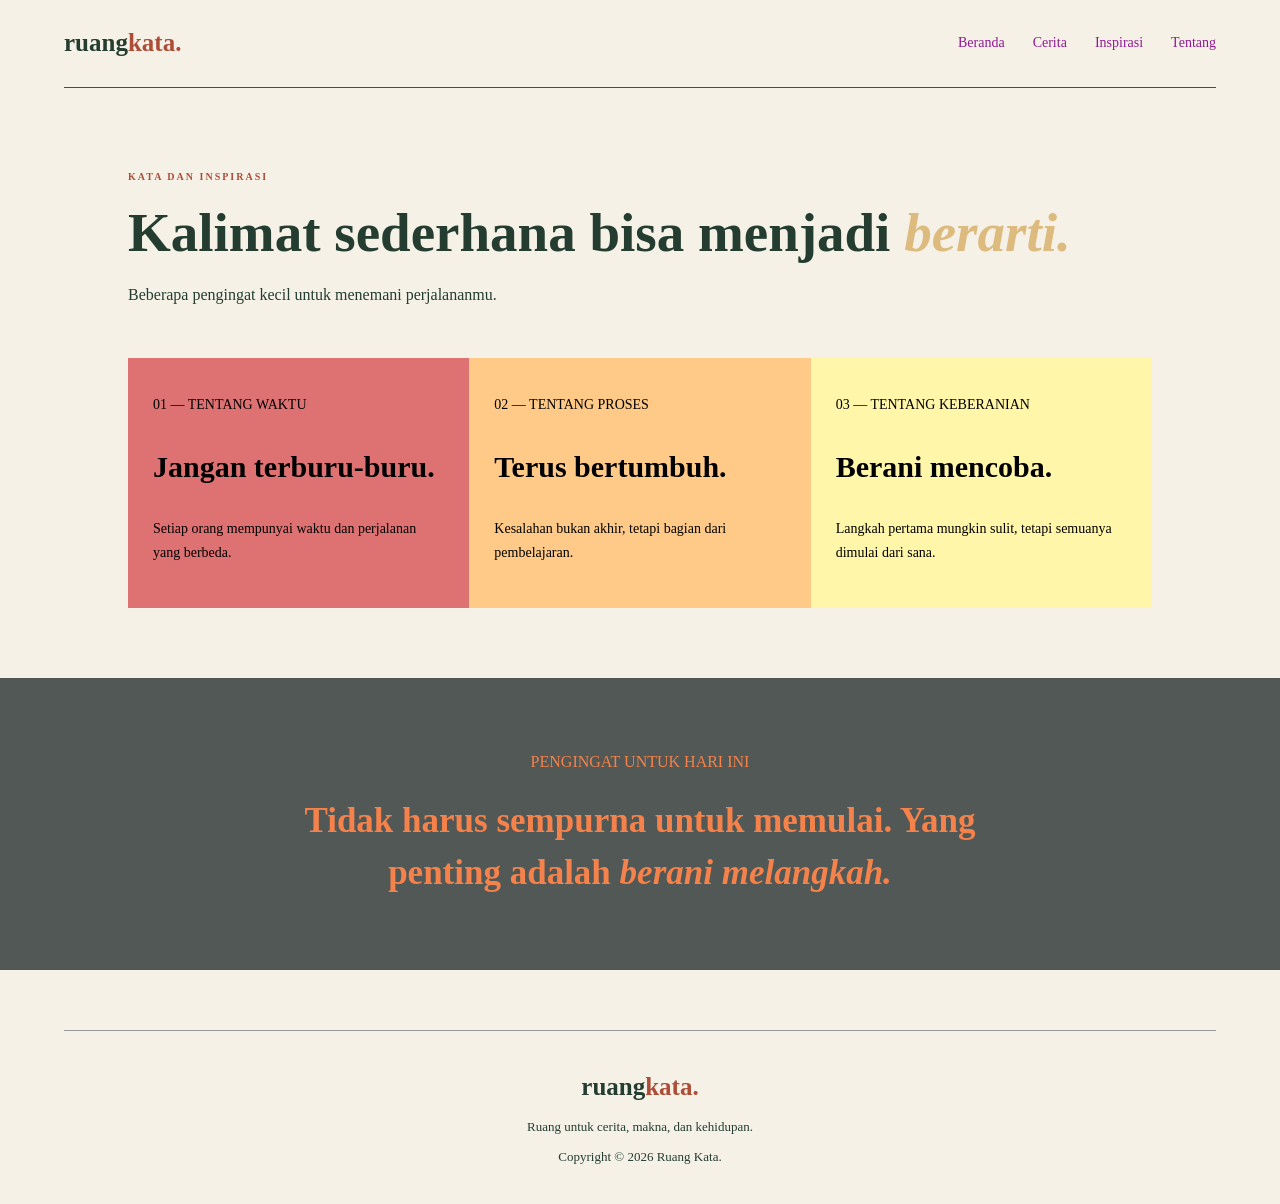
<file: inspirasi.html>
<!DOCTYPE html>
<html lang="id">
<head>
    <meta charset="UTF-8">
    <meta name="viewport" content="width=device-width, initial-scale=1.0">
    <title>Inspirasi - Ruang Kata</title>
    <link rel="stylesheet" href="style.css">
</head>
<body>

<header class="header">
    <h2>ruang<span>kata.</span></h2>

    <nav>
        <a href="index.html">Beranda</a>
        <a href="cerita.html">Cerita</a>
        <a href="inspirasi.html">Inspirasi</a>
        <a href="tentang.html">Tentang</a>
    </nav>
</header>

<main>

<section class="page-title">
    <p class="label">KATA DAN INSPIRASI</p>
    <h1>Kalimat sederhana bisa menjadi <em>berarti.</em></h1>
    <p>Beberapa pengingat kecil untuk menemani perjalananmu.</p>
</section>

<section class="inspiration-grid">

    <div class="inspiration yellow">
        <p>01 — TENTANG WAKTU</p>
        <h2>Jangan terburu-buru.</h2>
        <p>
            Setiap orang mempunyai waktu
            dan perjalanan yang berbeda.
        </p>
    </div>

    <div class="inspiration red">
        <p>02 — TENTANG PROSES</p>
        <h2>Terus bertumbuh.</h2>
        <p>
            Kesalahan bukan akhir,
            tetapi bagian dari pembelajaran.
        </p>
    </div>

    <div class="inspiration green">
        <p>03 — TENTANG KEBERANIAN</p>
        <h2>Berani mencoba.</h2>
        <p>
            Langkah pertama mungkin sulit,
            tetapi semuanya dimulai dari sana.
        </p>
    </div>

</section>

<section class="quote">
    <p>PENGINGAT UNTUK HARI INI</p>
    <h2>
        Tidak harus sempurna untuk memulai.
        Yang penting adalah
        <em>berani melangkah.</em>
    </h2>
</section>

</main>

<footer>
    <h2>ruang<span>kata.</span></h2>
    <p>Ruang untuk cerita, makna, dan kehidupan.</p>
    <p>Copyright &copy; 2026 Ruang Kata.</p>
</footer>

</body>
</html>
</file>
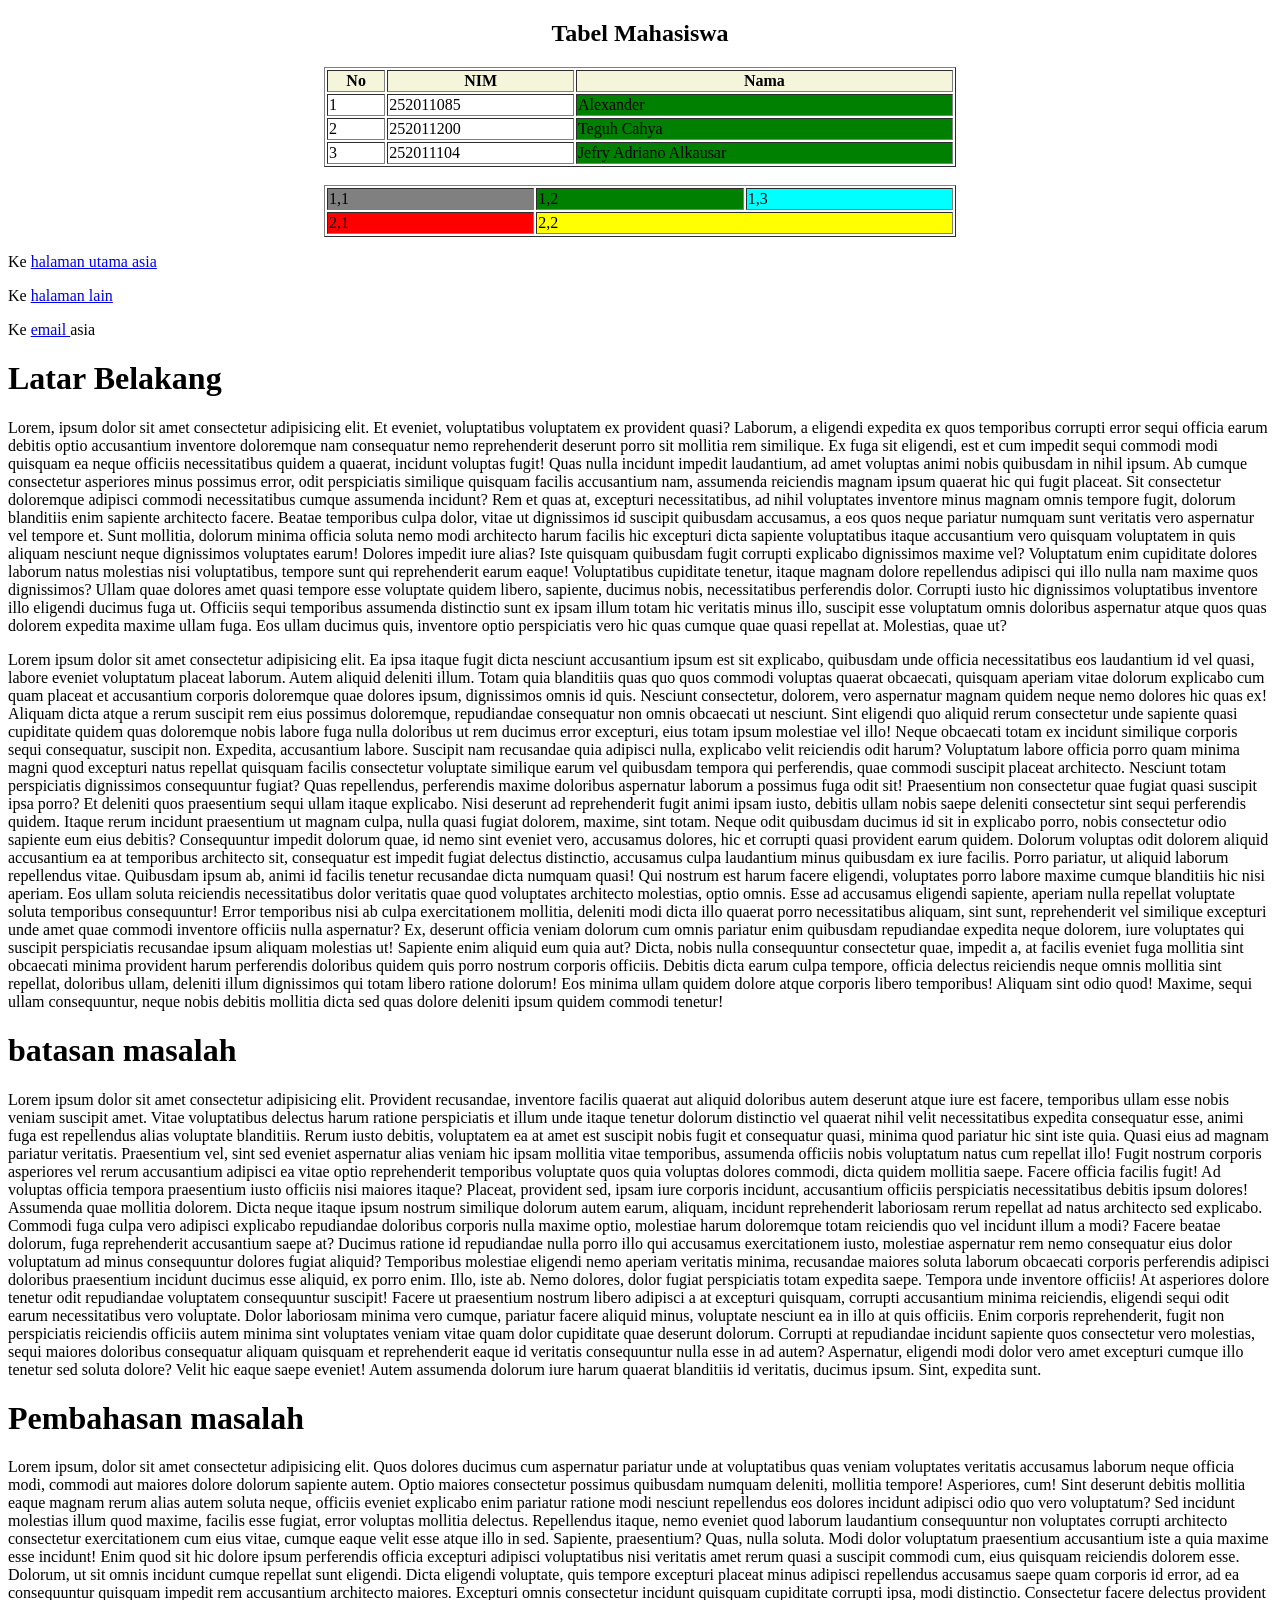
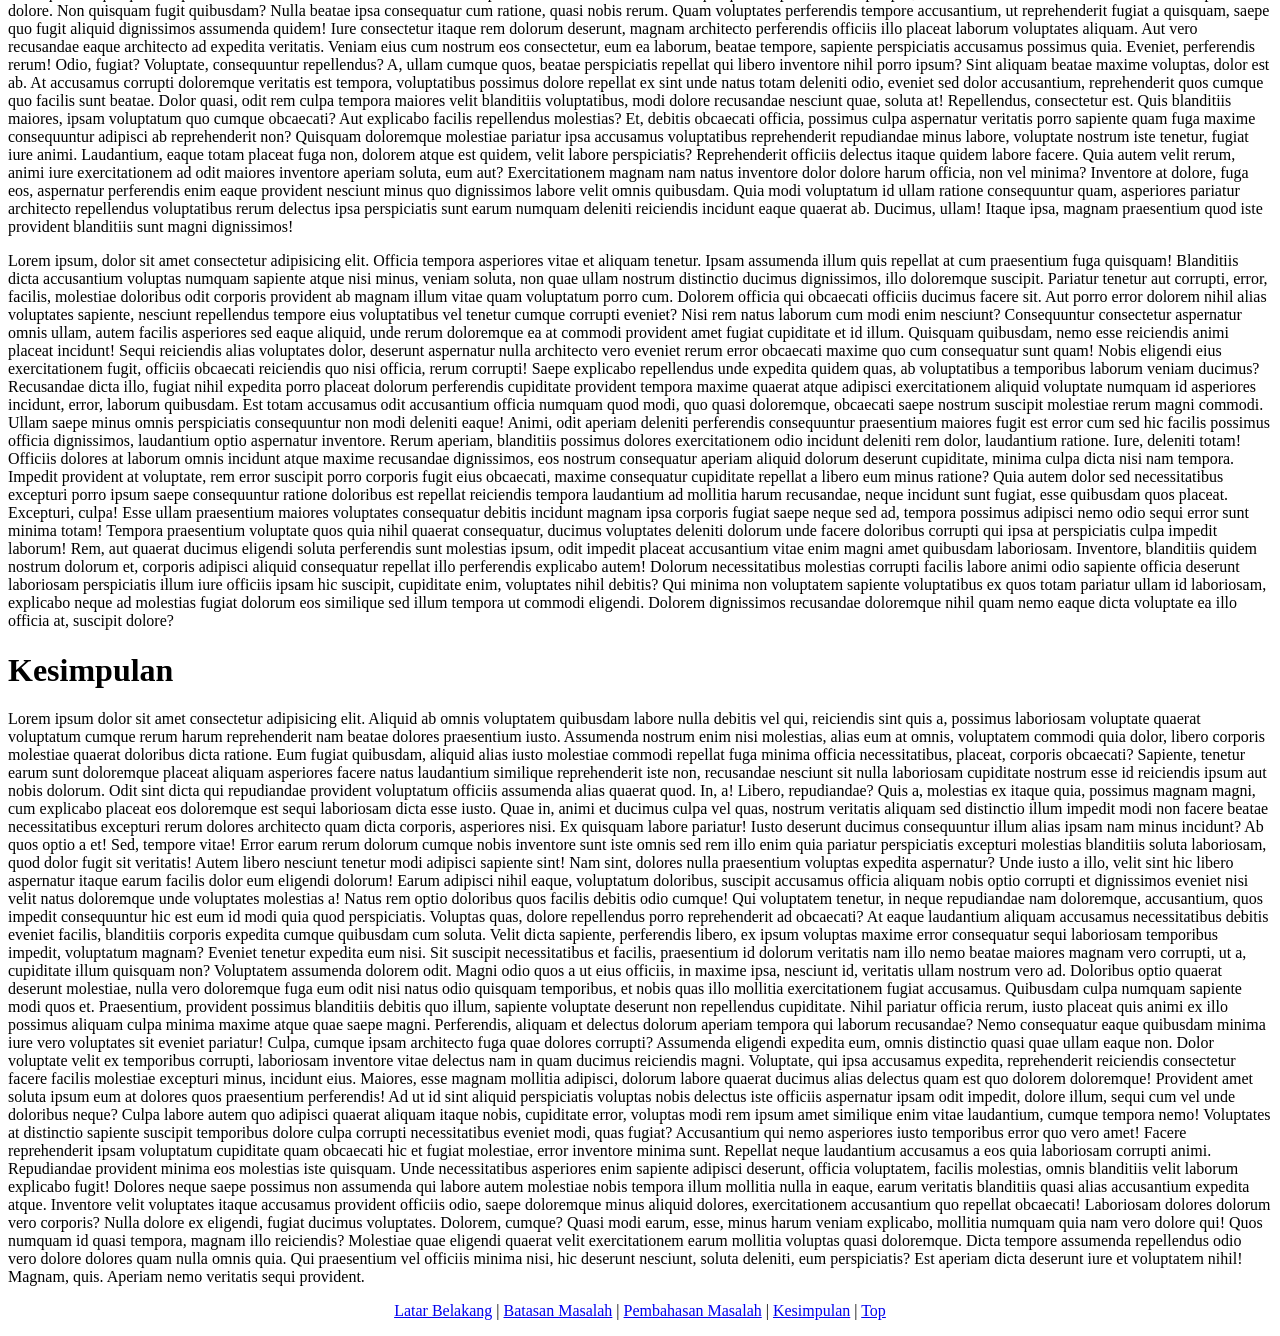
<file: tabel+link.html>
<!DOCTYPE html>
<html lang="en">
<head>
    <meta charset="UTF-8">
    <meta name="viewport" content="width=device-width, initial-scale=1.0">
    <title>tabel dan link</title>
</head>
<body>
    <section id="atas">
    <h2 align="center">Tabel Mahasiswa</h2>
    <table border="1" width="50%" align="center">
        <tr bgcolor="beige">
            <th>No</th>
            <th>NIM</th>
            <th>Nama</th>
        </tr>
        <tr>    
            <td>1</td>
            <td>252011085</td>
            <td bgcolor="green">Alexander</td>
        </tr>
        <tr>
            <td>2</td>
            <td>252011200</td>
            <td bgcolor="green">Teguh Cahya</td>
        </tr>
        <tr>
            <td>3</td>
            <td>252011104</td>
            <td bgcolor="green">Jefry Adriano Alkausar</td>
        </tr>
    </table>
    <br>
    <table border="1" width="50%" align="center">
        <tr>
            <td bgcolor="grey">1,1</td>
            <td bgcolor="green">1,2</td>
            <td colspan="2" bgcolor="Aqua">1,3</td>
            <!-- <td>1,4</td> -->
        </tr>
        <tr>
            <td rowspan="2" bgcolor="Red">2,1</td>
            <td colspan="3" rowspan="2" bgcolor="Yellow">2,2</td>
            <!-- <td>2,3</td>
            <td>2,4</td> -->
        </tr>
         <tr>
            <!-- <td>3,1</td> -->
            <!-- <td>3,2</td>
            <td>3,3</td>
            <td>3,4</td> -->
        </tr>
    </table>
    </section>

    <p>Ke <a href="https://www.nba.com/" target="_blank">halaman utama asia</a></p>
    <p>Ke <a href="c1.pert1.html" target="_blank">halaman lain</a></p>
    <p>Ke <a href="mailto:asia@asia.ac.id">email </a>asia</p>

    <a name="satu"></a><h1>Latar Belakang</h1>
    <p>Lorem, ipsum dolor sit amet consectetur adipisicing elit. Et eveniet, voluptatibus voluptatem ex provident quasi? Laborum, a eligendi expedita ex quos temporibus corrupti error sequi officia earum debitis optio accusantium inventore doloremque nam consequatur nemo reprehenderit deserunt porro sit mollitia rem similique. Ex fuga sit eligendi, est et cum impedit sequi commodi modi quisquam ea neque officiis necessitatibus quidem a quaerat, incidunt voluptas fugit! Quas nulla incidunt impedit laudantium, ad amet voluptas animi nobis quibusdam in nihil ipsum. Ab cumque consectetur asperiores minus possimus error, odit perspiciatis similique quisquam facilis accusantium nam, assumenda reiciendis magnam ipsum quaerat hic qui fugit placeat. Sit consectetur doloremque adipisci commodi necessitatibus cumque assumenda incidunt? Rem et quas at, excepturi necessitatibus, ad nihil voluptates inventore minus magnam omnis tempore fugit, dolorum blanditiis enim sapiente architecto facere. Beatae temporibus culpa dolor, vitae ut dignissimos id suscipit quibusdam accusamus, a eos quos neque pariatur numquam sunt veritatis vero aspernatur vel tempore et. Sunt mollitia, dolorum minima officia soluta nemo modi architecto harum facilis hic excepturi dicta sapiente voluptatibus itaque accusantium vero quisquam voluptatem in quis aliquam nesciunt neque dignissimos voluptates earum! Dolores impedit iure alias? Iste quisquam quibusdam fugit corrupti explicabo dignissimos maxime vel? Voluptatum enim cupiditate dolores laborum natus molestias nisi voluptatibus, tempore sunt qui reprehenderit earum eaque! Voluptatibus cupiditate tenetur, itaque magnam dolore repellendus adipisci qui illo nulla nam maxime quos dignissimos? Ullam quae dolores amet quasi tempore esse voluptate quidem libero, sapiente, ducimus nobis, necessitatibus perferendis dolor. Corrupti iusto hic dignissimos voluptatibus inventore illo eligendi ducimus fuga ut. Officiis sequi temporibus assumenda distinctio sunt ex ipsam illum totam hic veritatis minus illo, suscipit esse voluptatum omnis doloribus aspernatur atque quos quas dolorem expedita maxime ullam fuga. Eos ullam ducimus quis, inventore optio perspiciatis vero hic quas cumque quae quasi repellat at. Molestias, quae ut?</p>
    <p>Lorem ipsum dolor sit amet consectetur adipisicing elit. Ea ipsa itaque fugit dicta nesciunt accusantium ipsum est sit explicabo, quibusdam unde officia necessitatibus eos laudantium id vel quasi, labore eveniet voluptatum placeat laborum. Autem aliquid deleniti illum. Totam quia blanditiis quas quo quos commodi voluptas quaerat obcaecati, quisquam aperiam vitae dolorum explicabo cum quam placeat et accusantium corporis doloremque quae dolores ipsum, dignissimos omnis id quis. Nesciunt consectetur, dolorem, vero aspernatur magnam quidem neque nemo dolores hic quas ex! Aliquam dicta atque a rerum suscipit rem eius possimus doloremque, repudiandae consequatur non omnis obcaecati ut nesciunt. Sint eligendi quo aliquid rerum consectetur unde sapiente quasi cupiditate quidem quas doloremque nobis labore fuga nulla doloribus ut rem ducimus error excepturi, eius totam ipsum molestiae vel illo! Neque obcaecati totam ex incidunt similique corporis sequi consequatur, suscipit non. Expedita, accusantium labore. Suscipit nam recusandae quia adipisci nulla, explicabo velit reiciendis odit harum? Voluptatum labore officia porro quam minima magni quod excepturi natus repellat quisquam facilis consectetur voluptate similique earum vel quibusdam tempora qui perferendis, quae commodi suscipit placeat architecto. Nesciunt totam perspiciatis dignissimos consequuntur fugiat? Quas repellendus, perferendis maxime doloribus aspernatur laborum a possimus fuga odit sit! Praesentium non consectetur quae fugiat quasi suscipit ipsa porro? Et deleniti quos praesentium sequi ullam itaque explicabo. Nisi deserunt ad reprehenderit fugit animi ipsam iusto, debitis ullam nobis saepe deleniti consectetur sint sequi perferendis quidem. Itaque rerum incidunt praesentium ut magnam culpa, nulla quasi fugiat dolorem, maxime, sint totam. Neque odit quibusdam ducimus id sit in explicabo porro, nobis consectetur odio sapiente eum eius debitis? Consequuntur impedit dolorum quae, id nemo sint eveniet vero, accusamus dolores, hic et corrupti quasi provident earum quidem. Dolorum voluptas odit dolorem aliquid accusantium ea at temporibus architecto sit, consequatur est impedit fugiat delectus distinctio, accusamus culpa laudantium minus quibusdam ex iure facilis. Porro pariatur, ut aliquid laborum repellendus vitae. Quibusdam ipsum ab, animi id facilis tenetur recusandae dicta numquam quasi! Qui nostrum est harum facere eligendi, voluptates porro labore maxime cumque blanditiis hic nisi aperiam. Eos ullam soluta reiciendis necessitatibus dolor veritatis quae quod voluptates architecto molestias, optio omnis. Esse ad accusamus eligendi sapiente, aperiam nulla repellat voluptate soluta temporibus consequuntur! Error temporibus nisi ab culpa exercitationem mollitia, deleniti modi dicta illo quaerat porro necessitatibus aliquam, sint sunt, reprehenderit vel similique excepturi unde amet quae commodi inventore officiis nulla aspernatur? Ex, deserunt officia veniam dolorum cum omnis pariatur enim quibusdam repudiandae expedita neque dolorem, iure voluptates qui suscipit perspiciatis recusandae ipsum aliquam molestias ut! Sapiente enim aliquid eum quia aut? Dicta, nobis nulla consequuntur consectetur quae, impedit a, at facilis eveniet fuga mollitia sint obcaecati minima provident harum perferendis doloribus quidem quis porro nostrum corporis officiis. Debitis dicta earum culpa tempore, officia delectus reiciendis neque omnis mollitia sint repellat, doloribus ullam, deleniti illum dignissimos qui totam libero ratione dolorum! Eos minima ullam quidem dolore atque corporis libero temporibus! Aliquam sint odio quod! Maxime, sequi ullam consequuntur, neque nobis debitis mollitia dicta sed quas dolore deleniti ipsum quidem commodi tenetur!</p>
    <a name="dua"></a><h1>batasan masalah</h1>
    <p>Lorem ipsum dolor sit amet consectetur adipisicing elit. Provident recusandae, inventore facilis quaerat aut aliquid doloribus autem deserunt atque iure est facere, temporibus ullam esse nobis veniam suscipit amet. Vitae voluptatibus delectus harum ratione perspiciatis et illum unde itaque tenetur dolorum distinctio vel quaerat nihil velit necessitatibus expedita consequatur esse, animi fuga est repellendus alias voluptate blanditiis. Rerum iusto debitis, voluptatem ea at amet est suscipit nobis fugit et consequatur quasi, minima quod pariatur hic sint iste quia. Quasi eius ad magnam pariatur veritatis. Praesentium vel, sint sed eveniet aspernatur alias veniam hic ipsam mollitia vitae temporibus, assumenda officiis nobis voluptatum natus cum repellat illo! Fugit nostrum corporis asperiores vel rerum accusantium adipisci ea vitae optio reprehenderit temporibus voluptate quos quia voluptas dolores commodi, dicta quidem mollitia saepe. Facere officia facilis fugit! Ad voluptas officia tempora praesentium iusto officiis nisi maiores itaque? Placeat, provident sed, ipsam iure corporis incidunt, accusantium officiis perspiciatis necessitatibus debitis ipsum dolores! Assumenda quae mollitia dolorem. Dicta neque itaque ipsum nostrum similique dolorum autem earum, aliquam, incidunt reprehenderit laboriosam rerum repellat ad natus architecto sed explicabo. Commodi fuga culpa vero adipisci explicabo repudiandae doloribus corporis nulla maxime optio, molestiae harum doloremque totam reiciendis quo vel incidunt illum a modi? Facere beatae dolorum, fuga reprehenderit accusantium saepe at? Ducimus ratione id repudiandae nulla porro illo qui accusamus exercitationem iusto, molestiae aspernatur rem nemo consequatur eius dolor voluptatum ad minus consequuntur dolores fugiat aliquid? Temporibus molestiae eligendi nemo aperiam veritatis minima, recusandae maiores soluta laborum obcaecati corporis perferendis adipisci doloribus praesentium incidunt ducimus esse aliquid, ex porro enim. Illo, iste ab. Nemo dolores, dolor fugiat perspiciatis totam expedita saepe. Tempora unde inventore officiis! At asperiores dolore tenetur odit repudiandae voluptatem consequuntur suscipit! Facere ut praesentium nostrum libero adipisci a at excepturi quisquam, corrupti accusantium minima reiciendis, eligendi sequi odit earum necessitatibus vero voluptate. Dolor laboriosam minima vero cumque, pariatur facere aliquid minus, voluptate nesciunt ea in illo at quis officiis. Enim corporis reprehenderit, fugit non perspiciatis reiciendis officiis autem minima sint voluptates veniam vitae quam dolor cupiditate quae deserunt dolorum. Corrupti at repudiandae incidunt sapiente quos consectetur vero molestias, sequi maiores doloribus consequatur aliquam quisquam et reprehenderit eaque id veritatis consequuntur nulla esse in ad autem? Aspernatur, eligendi modi dolor vero amet excepturi cumque illo tenetur sed soluta dolore? Velit hic eaque saepe eveniet! Autem assumenda dolorum iure harum quaerat blanditiis id veritatis, ducimus ipsum. Sint, expedita sunt.</p>
    <a name="tiga"></a><h1>Pembahasan masalah</h1>
    <p>Lorem ipsum, dolor sit amet consectetur adipisicing elit. Quos dolores ducimus cum aspernatur pariatur unde at voluptatibus quas veniam voluptates veritatis accusamus laborum neque officia modi, commodi aut maiores dolore dolorum sapiente autem. Optio maiores consectetur possimus quibusdam numquam deleniti, mollitia tempore! Asperiores, cum! Sint deserunt debitis mollitia eaque magnam rerum alias autem soluta neque, officiis eveniet explicabo enim pariatur ratione modi nesciunt repellendus eos dolores incidunt adipisci odio quo vero voluptatum? Sed incidunt molestias illum quod maxime, facilis esse fugiat, error voluptas mollitia delectus. Repellendus itaque, nemo eveniet quod laborum laudantium consequuntur non voluptates corrupti architecto consectetur exercitationem cum eius vitae, cumque eaque velit esse atque illo in sed. Sapiente, praesentium? Quas, nulla soluta. Modi dolor voluptatum praesentium accusantium iste a quia maxime esse incidunt! Enim quod sit hic dolore ipsum perferendis officia excepturi adipisci voluptatibus nisi veritatis amet rerum quasi a suscipit commodi cum, eius quisquam reiciendis dolorem esse. Dolorum, ut sit omnis incidunt cumque repellat sunt eligendi. Dicta eligendi voluptate, quis tempore excepturi placeat minus adipisci repellendus accusamus saepe quam corporis id error, ad ea consequuntur quisquam impedit rem accusantium architecto maiores. Excepturi omnis consectetur incidunt quisquam cupiditate corrupti ipsa, modi distinctio. Consectetur facere delectus provident dolore. Non quisquam fugit quibusdam? Nulla beatae ipsa consequatur cum ratione, quasi nobis rerum. Quam voluptates perferendis tempore accusantium, ut reprehenderit fugiat a quisquam, saepe quo fugit aliquid dignissimos assumenda quidem! Iure consectetur itaque rem dolorum deserunt, magnam architecto perferendis officiis illo placeat laborum voluptates aliquam. Aut vero recusandae eaque architecto ad expedita veritatis. Veniam eius cum nostrum eos consectetur, eum ea laborum, beatae tempore, sapiente perspiciatis accusamus possimus quia. Eveniet, perferendis rerum! Odio, fugiat? Voluptate, consequuntur repellendus? A, ullam cumque quos, beatae perspiciatis repellat qui libero inventore nihil porro ipsum? Sint aliquam beatae maxime voluptas, dolor est ab. At accusamus corrupti doloremque veritatis est tempora, voluptatibus possimus dolore repellat ex sint unde natus totam deleniti odio, eveniet sed dolor accusantium, reprehenderit quos cumque quo facilis sunt beatae. Dolor quasi, odit rem culpa tempora maiores velit blanditiis voluptatibus, modi dolore recusandae nesciunt quae, soluta at! Repellendus, consectetur est. Quis blanditiis maiores, ipsam voluptatum quo cumque obcaecati? Aut explicabo facilis repellendus molestias? Et, debitis obcaecati officia, possimus culpa aspernatur veritatis porro sapiente quam fuga maxime consequuntur adipisci ab reprehenderit non? Quisquam doloremque molestiae pariatur ipsa accusamus voluptatibus reprehenderit repudiandae minus labore, voluptate nostrum iste tenetur, fugiat iure animi. Laudantium, eaque totam placeat fuga non, dolorem atque est quidem, velit labore perspiciatis? Reprehenderit officiis delectus itaque quidem labore facere. Quia autem velit rerum, animi iure exercitationem ad odit maiores inventore aperiam soluta, eum aut? Exercitationem magnam nam natus inventore dolor dolore harum officia, non vel minima? Inventore at dolore, fuga eos, aspernatur perferendis enim eaque provident nesciunt minus quo dignissimos labore velit omnis quibusdam. Quia modi voluptatum id ullam ratione consequuntur quam, asperiores pariatur architecto repellendus voluptatibus rerum delectus ipsa perspiciatis sunt earum numquam deleniti reiciendis incidunt eaque quaerat ab. Ducimus, ullam! Itaque ipsa, magnam praesentium quod iste provident blanditiis sunt magni dignissimos!</p>
    <p>Lorem ipsum, dolor sit amet consectetur adipisicing elit. Officia tempora asperiores vitae et aliquam tenetur. Ipsam assumenda illum quis repellat at cum praesentium fuga quisquam! Blanditiis dicta accusantium voluptas numquam sapiente atque nisi minus, veniam soluta, non quae ullam nostrum distinctio ducimus dignissimos, illo doloremque suscipit. Pariatur tenetur aut corrupti, error, facilis, molestiae doloribus odit corporis provident ab magnam illum vitae quam voluptatum porro cum. Dolorem officia qui obcaecati officiis ducimus facere sit. Aut porro error dolorem nihil alias voluptates sapiente, nesciunt repellendus tempore eius voluptatibus vel tenetur cumque corrupti eveniet? Nisi rem natus laborum cum modi enim nesciunt? Consequuntur consectetur aspernatur omnis ullam, autem facilis asperiores sed eaque aliquid, unde rerum doloremque ea at commodi provident amet fugiat cupiditate et id illum. Quisquam quibusdam, nemo esse reiciendis animi placeat incidunt! Sequi reiciendis alias voluptates dolor, deserunt aspernatur nulla architecto vero eveniet rerum error obcaecati maxime quo cum consequatur sunt quam! Nobis eligendi eius exercitationem fugit, officiis obcaecati reiciendis quo nisi officia, rerum corrupti! Saepe explicabo repellendus unde expedita quidem quas, ab voluptatibus a temporibus laborum veniam ducimus? Recusandae dicta illo, fugiat nihil expedita porro placeat dolorum perferendis cupiditate provident tempora maxime quaerat atque adipisci exercitationem aliquid voluptate numquam id asperiores incidunt, error, laborum quibusdam. Est totam accusamus odit accusantium officia numquam quod modi, quo quasi doloremque, obcaecati saepe nostrum suscipit molestiae rerum magni commodi. Ullam saepe minus omnis perspiciatis consequuntur non modi deleniti eaque! Animi, odit aperiam deleniti perferendis consequuntur praesentium maiores fugit est error cum sed hic facilis possimus officia dignissimos, laudantium optio aspernatur inventore. Rerum aperiam, blanditiis possimus dolores exercitationem odio incidunt deleniti rem dolor, laudantium ratione. Iure, deleniti totam! Officiis dolores at laborum omnis incidunt atque maxime recusandae dignissimos, eos nostrum consequatur aperiam aliquid dolorum deserunt cupiditate, minima culpa dicta nisi nam tempora. Impedit provident at voluptate, rem error suscipit porro corporis fugit eius obcaecati, maxime consequatur cupiditate repellat a libero eum minus ratione? Quia autem dolor sed necessitatibus excepturi porro ipsum saepe consequuntur ratione doloribus est repellat reiciendis tempora laudantium ad mollitia harum recusandae, neque incidunt sunt fugiat, esse quibusdam quos placeat. Excepturi, culpa! Esse ullam praesentium maiores voluptates consequatur debitis incidunt magnam ipsa corporis fugiat saepe neque sed ad, tempora possimus adipisci nemo odio sequi error sunt minima totam! Tempora praesentium voluptate quos quia nihil quaerat consequatur, ducimus voluptates deleniti dolorum unde facere doloribus corrupti qui ipsa at perspiciatis culpa impedit laborum! Rem, aut quaerat ducimus eligendi soluta perferendis sunt molestias ipsum, odit impedit placeat accusantium vitae enim magni amet quibusdam laboriosam. Inventore, blanditiis quidem nostrum dolorum et, corporis adipisci aliquid consequatur repellat illo perferendis explicabo autem! Dolorum necessitatibus molestias corrupti facilis labore animi odio sapiente officia deserunt laboriosam perspiciatis illum iure officiis ipsam hic suscipit, cupiditate enim, voluptates nihil debitis? Qui minima non voluptatem sapiente voluptatibus ex quos totam pariatur ullam id laboriosam, explicabo neque ad molestias fugiat dolorum eos similique sed illum tempora ut commodi eligendi. Dolorem dignissimos recusandae doloremque nihil quam nemo eaque dicta voluptate ea illo officia at, suscipit dolore?</p>
    <a name="empat"></a><h1>Kesimpulan</h1>
    <p>Lorem ipsum dolor sit amet consectetur adipisicing elit. Aliquid ab omnis voluptatem quibusdam labore nulla debitis vel qui, reiciendis sint quis a, possimus laboriosam voluptate quaerat voluptatum cumque rerum harum reprehenderit nam beatae dolores praesentium iusto. Assumenda nostrum enim nisi molestias, alias eum at omnis, voluptatem commodi quia dolor, libero corporis molestiae quaerat doloribus dicta ratione. Eum fugiat quibusdam, aliquid alias iusto molestiae commodi repellat fuga minima officia necessitatibus, placeat, corporis obcaecati? Sapiente, tenetur earum sunt doloremque placeat aliquam asperiores facere natus laudantium similique reprehenderit iste non, recusandae nesciunt sit nulla laboriosam cupiditate nostrum esse id reiciendis ipsum aut nobis dolorum. Odit sint dicta qui repudiandae provident voluptatum officiis assumenda alias quaerat quod. In, a! Libero, repudiandae? Quis a, molestias ex itaque quia, possimus magnam magni, cum explicabo placeat eos doloremque est sequi laboriosam dicta esse iusto. Quae in, animi et ducimus culpa vel quas, nostrum veritatis aliquam sed distinctio illum impedit modi non facere beatae necessitatibus excepturi rerum dolores architecto quam dicta corporis, asperiores nisi. Ex quisquam labore pariatur! Iusto deserunt ducimus consequuntur illum alias ipsam nam minus incidunt? Ab quos optio a et! Sed, tempore vitae! Error earum rerum dolorum cumque nobis inventore sunt iste omnis sed rem illo enim quia pariatur perspiciatis excepturi molestias blanditiis soluta laboriosam, quod dolor fugit sit veritatis! Autem libero nesciunt tenetur modi adipisci sapiente sint! Nam sint, dolores nulla praesentium voluptas expedita aspernatur? Unde iusto a illo, velit sint hic libero aspernatur itaque earum facilis dolor eum eligendi dolorum! Earum adipisci nihil eaque, voluptatum doloribus, suscipit accusamus officia aliquam nobis optio corrupti et dignissimos eveniet nisi velit natus doloremque unde voluptates molestias a! Natus rem optio doloribus quos facilis debitis odio cumque! Qui voluptatem tenetur, in neque repudiandae nam doloremque, accusantium, quos impedit consequuntur hic est eum id modi quia quod perspiciatis. Voluptas quas, dolore repellendus porro reprehenderit ad obcaecati? At eaque laudantium aliquam accusamus necessitatibus debitis eveniet facilis, blanditiis corporis expedita cumque quibusdam cum soluta. Velit dicta sapiente, perferendis libero, ex ipsum voluptas maxime error consequatur sequi laboriosam temporibus impedit, voluptatum magnam? Eveniet tenetur expedita eum nisi. Sit suscipit necessitatibus et facilis, praesentium id dolorum veritatis nam illo nemo beatae maiores magnam vero corrupti, ut a, cupiditate illum quisquam non? Voluptatem assumenda dolorem odit. Magni odio quos a ut eius officiis, in maxime ipsa, nesciunt id, veritatis ullam nostrum vero ad. Doloribus optio quaerat deserunt molestiae, nulla vero doloremque fuga eum odit nisi natus odio quisquam temporibus, et nobis quas illo mollitia exercitationem fugiat accusamus. Quibusdam culpa numquam sapiente modi quos et. Praesentium, provident possimus blanditiis debitis quo illum, sapiente voluptate deserunt non repellendus cupiditate. Nihil pariatur officia rerum, iusto placeat quis animi ex illo possimus aliquam culpa minima maxime atque quae saepe magni. Perferendis, aliquam et delectus dolorum aperiam tempora qui laborum recusandae? Nemo consequatur eaque quibusdam minima iure vero voluptates sit eveniet pariatur! Culpa, cumque ipsam architecto fuga quae dolores corrupti? Assumenda eligendi expedita eum, omnis distinctio quasi quae ullam eaque non. Dolor voluptate velit ex temporibus corrupti, laboriosam inventore vitae delectus nam in quam ducimus reiciendis magni. Voluptate, qui ipsa accusamus expedita, reprehenderit reiciendis consectetur facere facilis molestiae excepturi minus, incidunt eius. Maiores, esse magnam mollitia adipisci, dolorum labore quaerat ducimus alias delectus quam est quo dolorem doloremque! Provident amet soluta ipsum eum at dolores quos praesentium perferendis! Ad ut id sint aliquid perspiciatis voluptas nobis delectus iste officiis aspernatur ipsam odit impedit, dolore illum, sequi cum vel unde doloribus neque? Culpa labore autem quo adipisci quaerat aliquam itaque nobis, cupiditate error, voluptas modi rem ipsum amet similique enim vitae laudantium, cumque tempora nemo! Voluptates at distinctio sapiente suscipit temporibus dolore culpa corrupti necessitatibus eveniet modi, quas fugiat? Accusantium qui nemo asperiores iusto temporibus error quo vero amet! Facere reprehenderit ipsam voluptatum cupiditate quam obcaecati hic et fugiat molestiae, error inventore minima sunt. Repellat neque laudantium accusamus a eos quia laboriosam corrupti animi. Repudiandae provident minima eos molestias iste quisquam. Unde necessitatibus asperiores enim sapiente adipisci deserunt, officia voluptatem, facilis molestias, omnis blanditiis velit laborum explicabo fugit! Dolores neque saepe possimus non assumenda qui labore autem molestiae nobis tempora illum mollitia nulla in eaque, earum veritatis blanditiis quasi alias accusantium expedita atque. Inventore velit voluptates itaque accusamus provident officiis odio, saepe doloremque minus aliquid dolores, exercitationem accusantium quo repellat obcaecati! Laboriosam dolores dolorum vero corporis? Nulla dolore ex eligendi, fugiat ducimus voluptates. Dolorem, cumque? Quasi modi earum, esse, minus harum veniam explicabo, mollitia numquam quia nam vero dolore qui! Quos numquam id quasi tempora, magnam illo reiciendis? Molestiae quae eligendi quaerat velit exercitationem earum mollitia voluptas quasi doloremque. Dicta tempore assumenda repellendus odio vero dolore dolores quam nulla omnis quia. Qui praesentium vel officiis minima nisi, hic deserunt nesciunt, soluta deleniti, eum perspiciatis? Est aperiam dicta deserunt iure et voluptatem nihil! Magnam, quis. Aperiam nemo veritatis sequi provident.</p>
    <p align="center"><a href="#satu"> Latar Belakang</a> | <a href="#dua">Batasan Masalah</a> | <a href="#tiga">Pembahasan Masalah</a> | <a href="#empat">Kesimpulan</a> | <a href="#atas">Top</a></p>
</body>
</html>
</file>
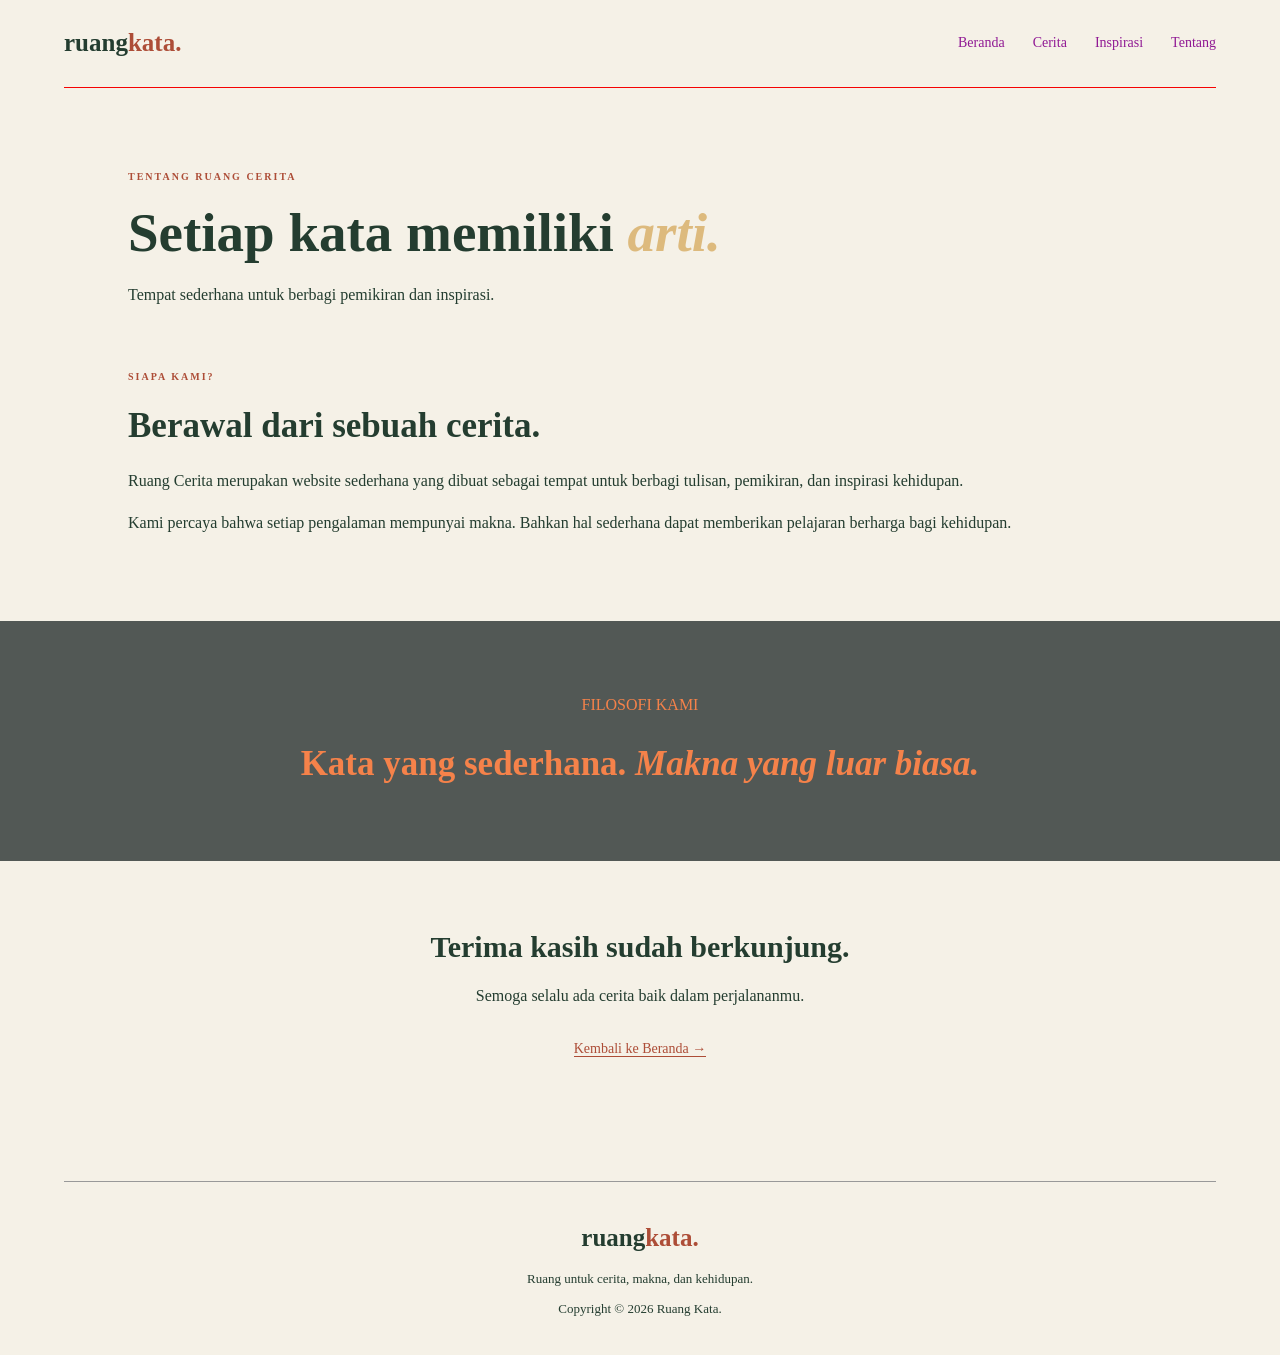
<file: tentang.html>
<!DOCTYPE html>
<html lang="id">
<head>
    <meta charset="UTF-8">
    <meta name="viewport" content="width=device-width, initial-scale=1.0">
    <title>Tentang - Ruang Kata</title>
    <link rel="stylesheet" href="style.css">
</head>
<body>

<header class="header">
    <h2>ruang<span>kata.</span></h2>

    <nav>
        <a href="index.html">Beranda</a>
        <a href="cerita.html">Cerita</a>
        <a href="inspirasi.html">Inspirasi</a>
        <a href="tentang.html">Tentang</a>
    </nav>
</header>

<main>

<section class="page-title">
    <p class="label">TENTANG RUANG CERITA</p>
    <h1>Setiap kata memiliki <em>arti.</em></h1>
    <p>Tempat sederhana untuk berbagi pemikiran dan inspirasi.</p>
</section>

<section class="about-section">

    </div>

    <div class="about-text">
        <p class="label">SIAPA KAMI?</p>

        <h2>Berawal dari sebuah cerita.</h2>

        <p>
            Ruang Cerita merupakan website sederhana
            yang dibuat sebagai tempat untuk berbagi
            tulisan, pemikiran, dan inspirasi kehidupan.
        </p>

        <p>
            Kami percaya bahwa setiap pengalaman
            mempunyai makna. Bahkan hal sederhana
            dapat memberikan pelajaran berharga
            bagi kehidupan.
        </p>
    </div>

</section>

<section class="quote">
    <p>FILOSOFI KAMI</p>
    <h2>
        Kata yang sederhana.
        <em>Makna yang luar biasa.</em>
    </h2>
</section>

<section class="closing">
    <h2>Terima kasih sudah berkunjung.</h2>
    <p>Semoga selalu ada cerita baik dalam perjalananmu.</p>
    <a href="index.html" class="link">Kembali ke Beranda →</a>
</section>

</main>

<footer>
    <h2>ruang<span>kata.</span></h2>
    <p>Ruang untuk cerita, makna, dan kehidupan.</p>
    <p>Copyright &copy; 2026 Ruang Kata.</p>
</footer>

</body>
</html>
</file>
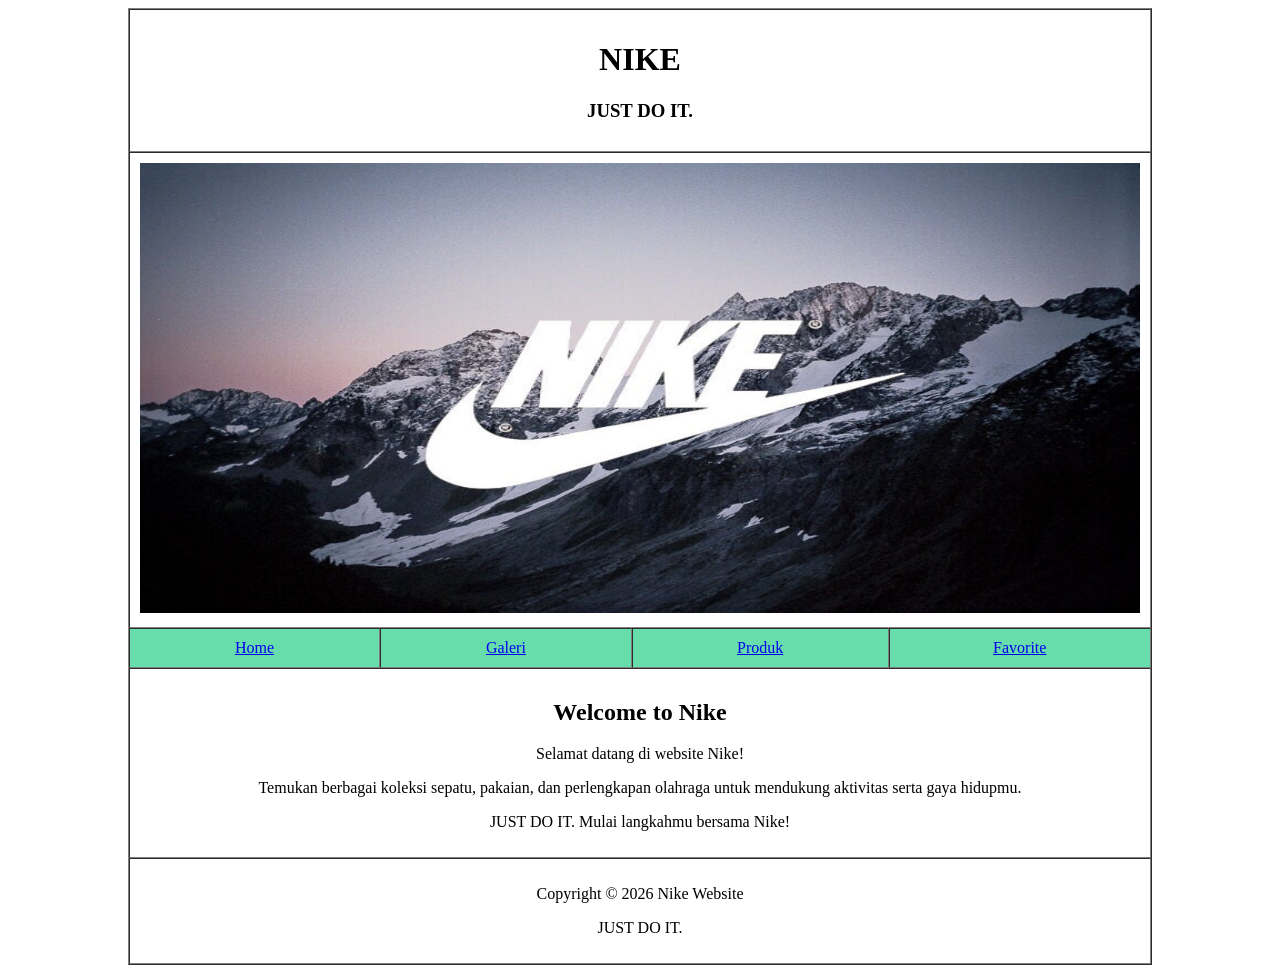
<file: utama.html>
<!DOCTYPE html>
<html lang="id">
<head>
    <meta charset="UTF-8">
    <title>Nike - Home</title>
</head>
<body>

<table border="1" width="900" align="center"
       cellpadding="10" cellspacing="0">

    <tr>
        <td colspan="4" align="center">
            <h1>NIKE</h1>
            <h3>JUST DO IT.</h3>
        </td>
    </tr>

    <tr>
        <td colspan="4" align="center">
            <img src="images/logo nike.jpg"
                 alt="Logo Brand Nike"
                 width="1000" 
                 height="450">
        </td>
    </tr>

    <tr align="center">
        <td width="100%" bgcolor="#66DDAA"><a href="utama.html">Home</a></td>
        <td width="100%" bgcolor="#66DDAA"><a href="galeri.html">Galeri</a></td>
        <td width="100%" bgcolor="#66DDAA"><a href="produk.html">Produk</a></td>
        <td width="100%" bgcolor="#66DDAA"><a href="favorite.html">Favorite</a></td>
    </tr>

    <tr>
        <td colspan="4" align="center">
            <h2>Welcome to Nike</h2>
            <p>Selamat datang di website Nike!</p>
            <p>
                Temukan berbagai koleksi sepatu, pakaian,
                dan perlengkapan olahraga untuk mendukung
                aktivitas serta gaya hidupmu.
            </p>
            <p>JUST DO IT. Mulai langkahmu bersama Nike!</p>
        </td>
    </tr>

    <tr>
        <td colspan="4" align="center">
            <p>Copyright &copy; 2026 Nike Website</p>
            <p>JUST DO IT.</p>
        </td>
    </tr>

</table>

</body>
</html>
</file>
<file: style.css>
/* PENGATURAN DASAR */
* {
    margin: 0;
    padding: 0;
    box-sizing: border-box;
}

body {
    background-color: #F5F1E7;
    color: #243D30;
    font-family: Georgia, serif;
    line-height: 1.7;
}

/* HEADER */
.header {
    width: 90%;
    margin: auto;
    padding: 22px 0;
    display: flex;
    justify-content: space-between;
    align-items: center;
    border-bottom: 1px solid #f50303;
}

.header h2 {
    font-size: 25px;
    font-weight: bold;
}

.header h2 span {
    color: #AD4D37;
}

nav {
    display: flex;
    gap: 28px;
}

nav a {
    text-decoration: none;
    color: #901994;
    font-size: 14px;
}

nav a:hover {
    color: #0400f8;
}

/* HERO */
.hero {
    width: 80%;
    margin: 65px auto;
    display: flex;
    align-items: center;
    gap: 45px;
}

.hero-text {
    flex: 1;
}

.hero-text h1 {
    font-size: 65px;
    line-height: 1.1;
    margin: 20px 0;
}

.hero-text h1 em {
    color: #AD4D37;
}

.hero-text p {
    margin-bottom: 20px;
}

.hero-image {
    flex: 1;
}

.hero-image img {
    width: 100%;
    height: 280px;
    object-fit: cover;
}

.label {
    font-size: 10px;
    letter-spacing: 2px;
    color: #AD4D37;
    font-weight: bold;
}

/* LINK */
.link {
    color: #AD4D37;
    text-decoration: none;
    font-size: 14px;
    border-bottom: 1px solid #AD4D37;
}

.link:hover {
    color: #243D30;
}

/* CATEGORY */
.category {
    background-color: #E9BD55;
    padding: 15px;
    display: flex;
    justify-content: space-around;
    color: #243D30;
    font-style: italic;
}

/* CONTENT */
.content {
    width: 80%;
    margin: 80px auto;
    display: flex;
    justify-content: space-between;
    gap: 60px;
}

.article {
    flex: 2;
}

.article h2 {
    font-size: 38px;
    line-height: 1.2;
    margin: 15px 0;
}

.article h2 em {
    color: #cc3b1b;
}

.article p {
    margin-bottom: 15px;
}

.side-card {
    flex: 1;
    background-color: #edeea5;
    padding: 30px;
    border-top: 3px solid #1508c5;
}
.side-card p{
    font-family: 'Monotyoe Corsiva';
}
.side-card h2 {
    font-size: 70px;
    margin: 15px 0;
}

.side-card h2 span {
    color: #8d9497;
}

/* QUOTE */
.quote {
    background-color: #525855;
    color: #F5824A;
    text-align: center;
    padding: 70px 20%;
    margin-top: 70px;
}

.quote h2 {
    font-size: 35px;
    line-height: 1.5;
    margin-top: 20px;
}

.quote h2 em {
    color: #F5824A;
}

/* CARDS */
.cards {
    width: 80%;
    margin: 60px auto;
    display: flex;
}

.card {
    flex: 1;
    padding: 35px 25px;
    min-height: 200px;
}

.card h2 {
    font-size: 35px;
    margin-bottom: 15px;
}

.card p {
    margin-bottom: 20px;
}

.card a {
    color: inherit;
    text-decoration: none;
    border-bottom: 1px solid;
}

.yellow {
    background-color: #DE7272;
    color: black;
}

.red {
    background-color: #FFCA88;
    color: black;
}

.green {
    background-color: #FFF6A9;
    color: black;
}

/* JUDUL HALAMAN */
.page-title {
    width: 80%;
    margin: 80px auto 50px;
}

.page-title h1 {
    font-size: 55px;
    line-height: 1.2;
    margin: 15px 0;
}

.page-title h1 em {
    color: #DDBA7D;
}

/* HALAMAN CERITA */
.story-section {
    width: 80%;
    margin: auto;
    display: grid;
    grid-template-columns: repeat(3, 1fr);
    gap: 25px;
}

.story-card {
    background-color: #E9E8DD;
    padding-bottom: 20px;
}

.story-card img {
    width: 100%;
    height: 200px;
    object-fit: cover;
}

.story-card .label,
.story-card h2,
.story-card p:not(.label) {
    margin: 15px;
}

.story-card h2 {
    font-size: 24px;
    line-height: 1.3;
}

/* HALAMAN INSPIRASI */
.inspiration-grid {
    width: 80%;
    margin: auto;
    display: grid;
    grid-template-columns: repeat(3, 1fr);
}

.inspiration {
    padding: 35px 25px;
    min-height: 250px;
}

.inspiration h2 {
    font-size: 30px;
    margin: 25px 0;
}

.inspiration p {
    font-size: 14px;
}

/* HALAMAN TENTANG */
.about-section {
    width: 80%;
    margin: 60px auto;
    display: flex;
    align-items: center;
    gap: 45px;
}

.about-image,
.about-text {
    flex: 1;
}

.about-image img {
    width: 100%;
    height: 350px;
    object-fit: cover;
}

.about-text h2 {
    font-size: 35px;
    line-height: 1.2;
    margin: 20px 0;
}

.about-text p {
    margin-bottom: 15px;
}

/* PENUTUP */
.closing {
    text-align: center;
    padding: 60px 15px;
}

.closing h2 {
    font-size: 30px;
    margin-bottom: 10px;
}

.closing p {
    margin-bottom: 25px;
}

/* FOOTER */
footer {
    width: 90%;
    margin: 60px auto 0;
    padding: 35px 0;
    border-top: 1px solid #999;
    text-align: center;
}

footer h2 {
    font-size: 25px;
}

footer h2 span {
    color: #AD4D37;
}

footer p {
    font-size: 13px;
    margin-top: 8px;
}

/* TAMPILAN HP */
@media (max-width: 768px) {

    .header {
        flex-direction: column;
        gap: 15px;
    }

    nav {
        gap: 12px;
        flex-wrap: wrap;
        justify-content: center;
    }

    .hero {
        flex-direction: column;
        width: 90%;
    }

    .hero-text h1 {
        font-size: 43px;
    }

    .hero-image {
        width: 100%;
    }

    .category {
        flex-wrap: wrap;
        gap: 15px;
    }

    .content {
        flex-direction: column;
        width: 90%;
    }

    .cards {
        flex-direction: column;
        width: 90%;
    }

    .page-title {
        width: 90%;
    }

    .page-title h1 {
        font-size: 38px;
    }

    .story-section {
        grid-template-columns: 1fr;
        width: 90%;
    }

    .inspiration-grid {
        grid-template-columns: 1fr;
        width: 90%;
    }

    .about-section {
        flex-direction: column;
        width: 90%;
    }

    .quote {
        padding: 50px 8%;
    }

    .quote h2 {
        font-size: 25px;
    }
}
</file>
<file: css1.css>
/* css eksternal */
h1 {
    font-family: 'monotype corsiva';
}
</file>
<file: styleku.css>
.satu {
    width: 300px;
    height: 300px;
    background-color: salmon;
    padding: 20px;
    border : 10pt double blue;
    border-radius: 50px;
    margin: 30px;
    overflow: auto;
}

.dua {
    background-color: yellow;
    width: 300px;
    height: 300px;
    display: inline-block;
}

img {
    float: right;

}
</file>
